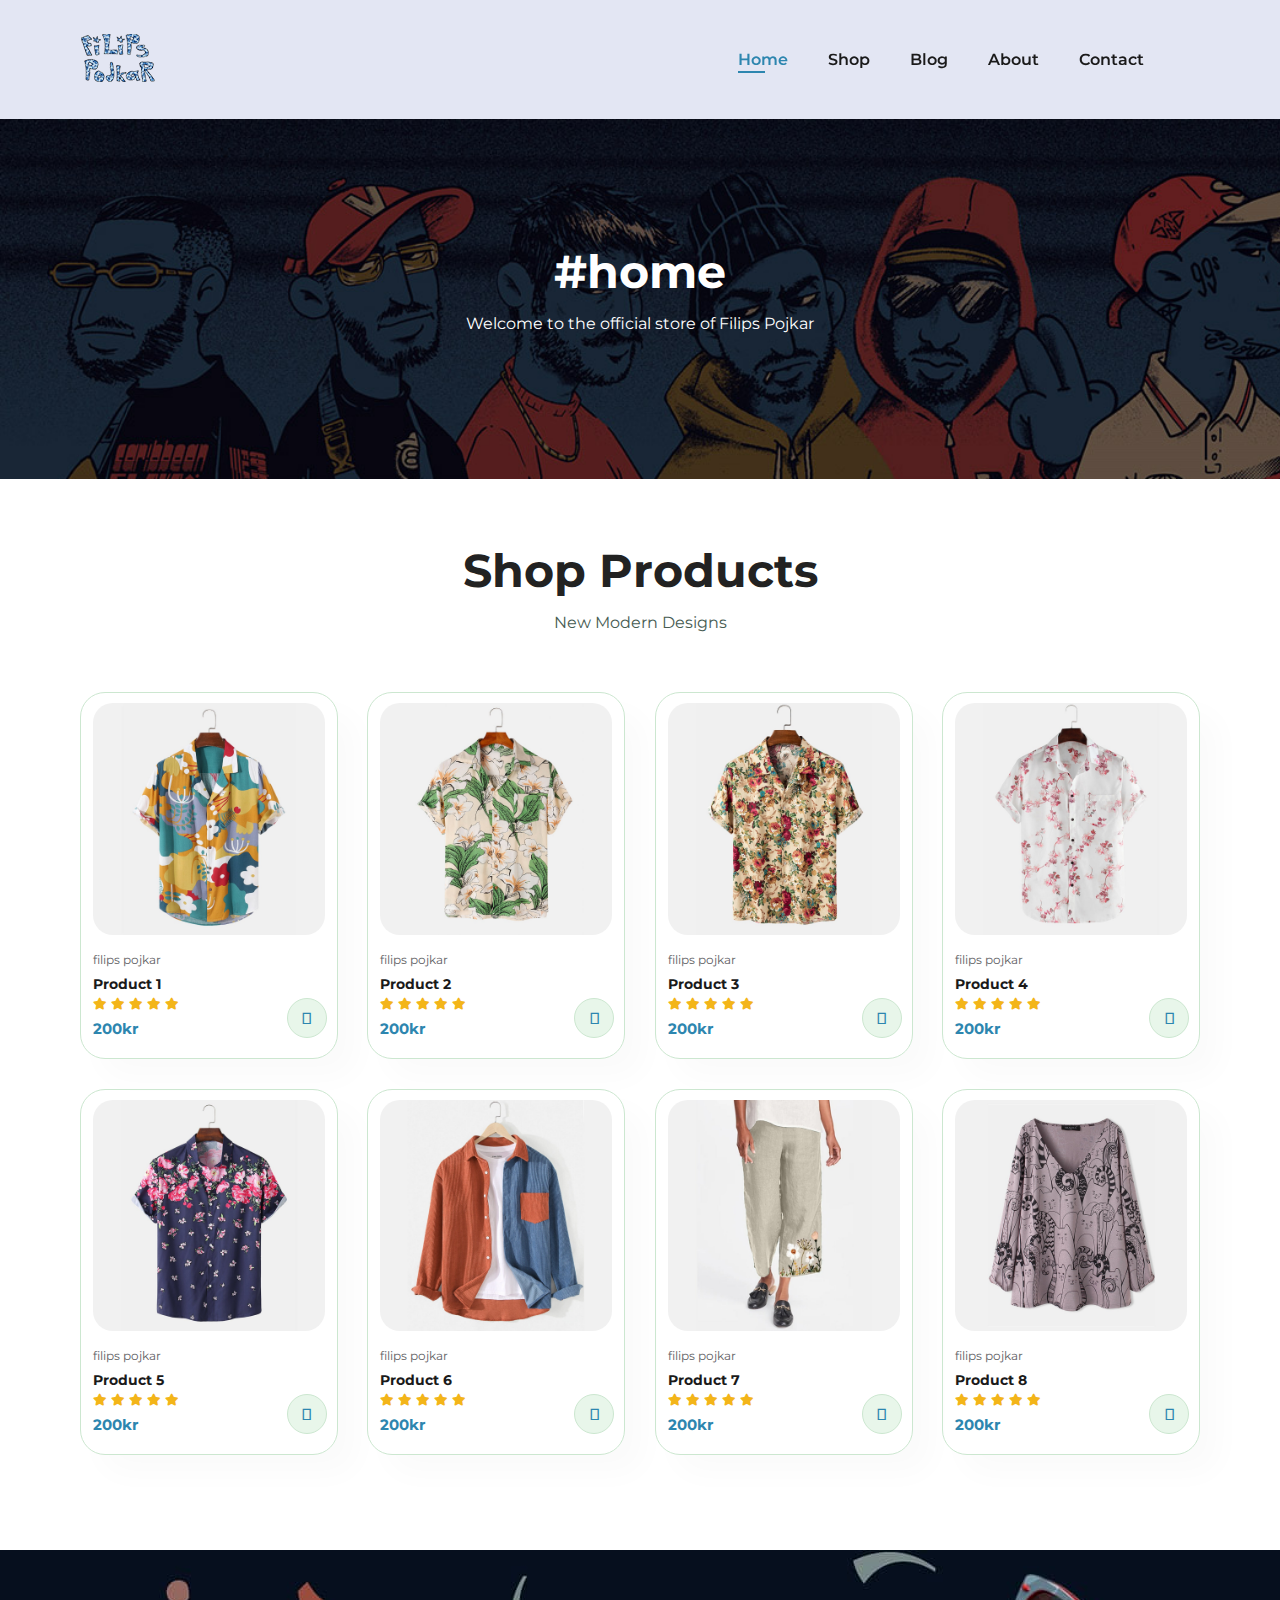
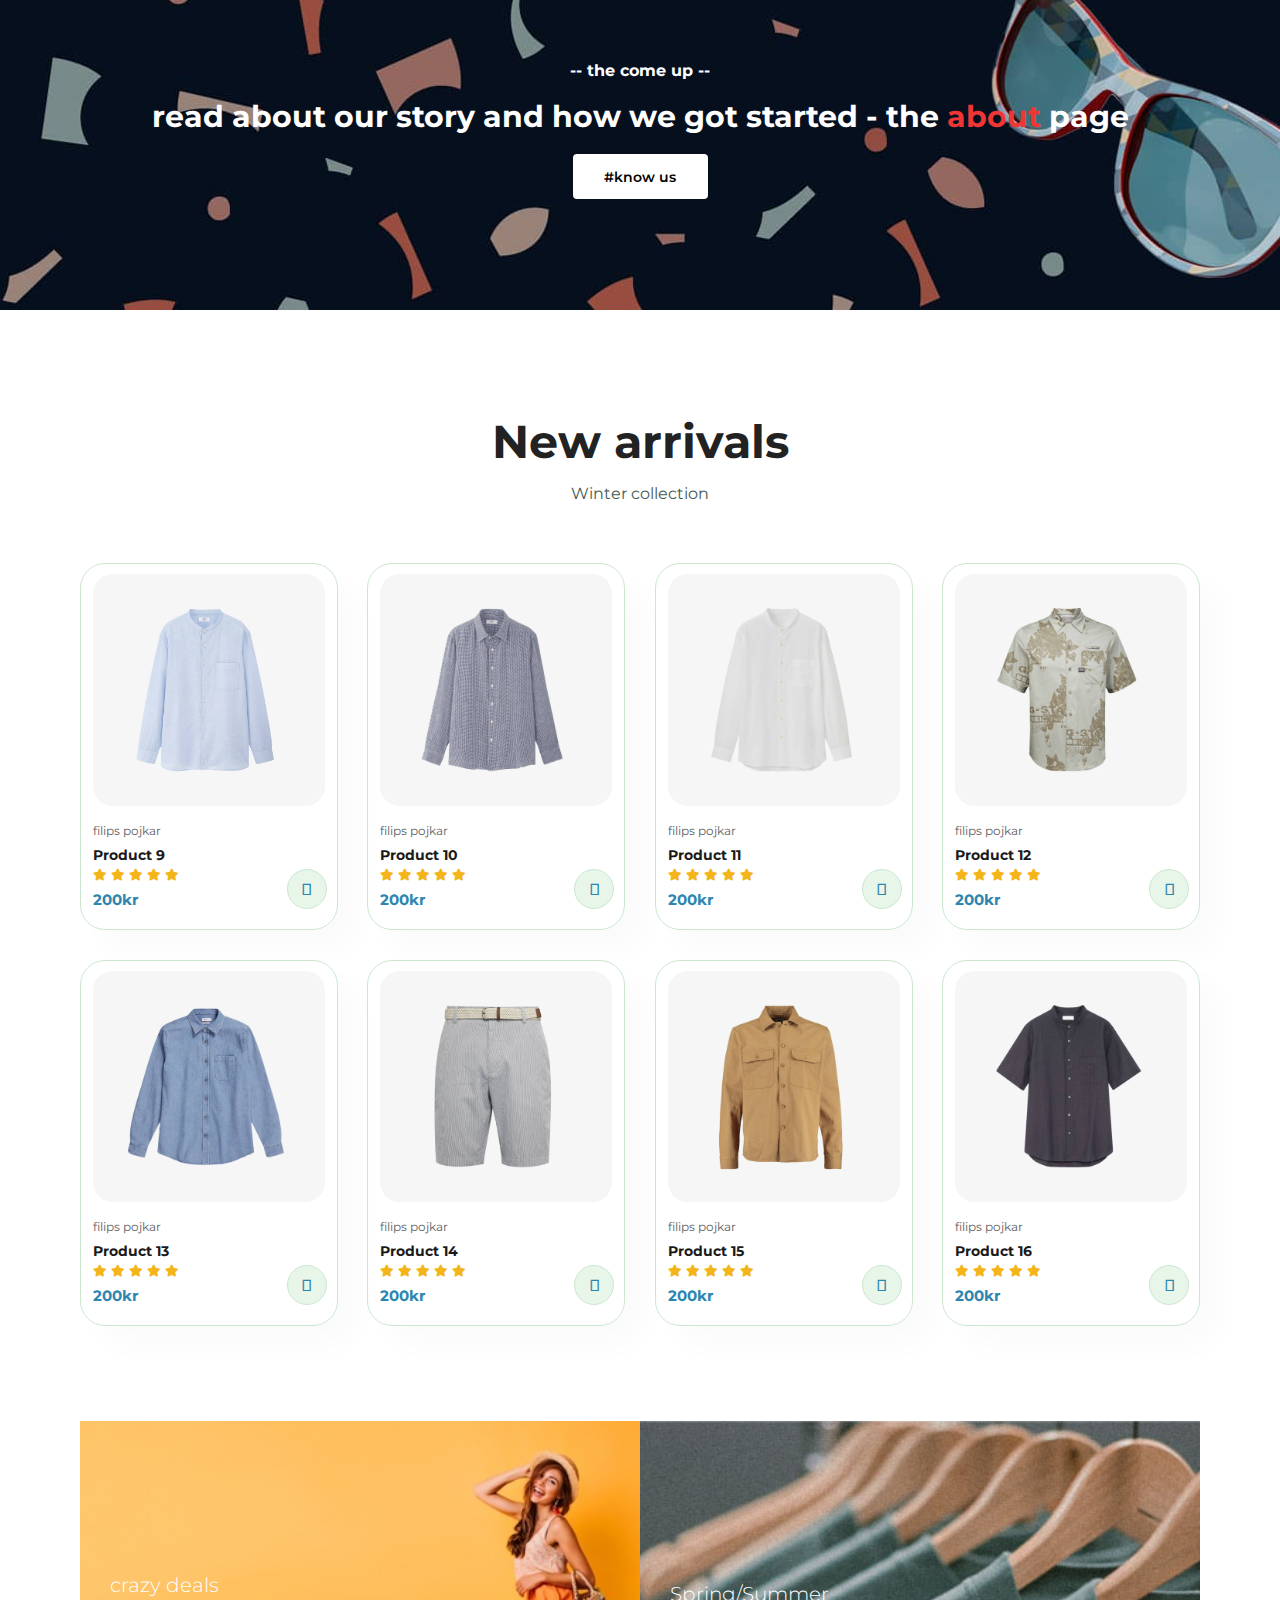
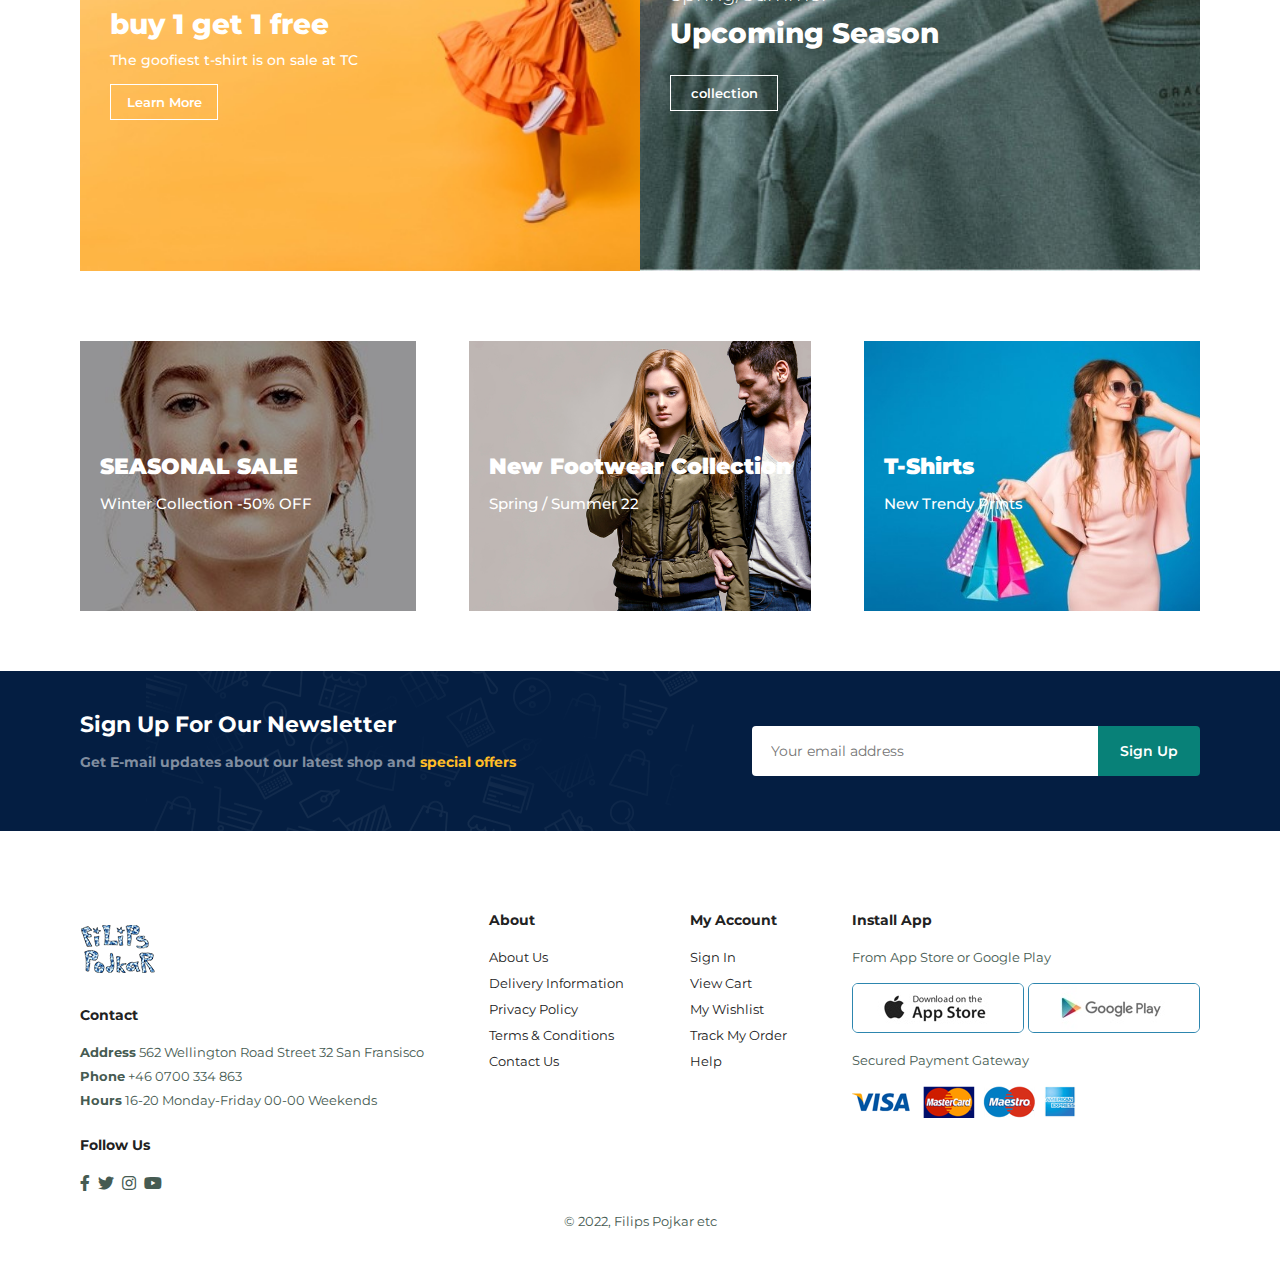
<file: index.html>
<!DOCTYPE html>
<html lang="en">

<head>
    <meta charset="UTF-8">
    <meta http-equiv="X-UA-Compatible" content="IF=edge">
    <meta name="viewport" content="width=device-width, initial scale=1.0">
    <title> filips pojkar</title>
    <link href="https://pro.fontawesome.com/releases/v5.10.0/css/all.css" rel="stylesheet">


    <link rel="stylesheet" href="style.css">
</head>

<!-- experiment cart -->



<body>
    
        <header>

        <div class="cart-ex">
            <h2 class="cart-title">Your Cart</h2>

            <!-- content -->
            <div class="cart-content">

            </div>
            <!-- total -->
            <div class="total">
                <div class="total-title">Total</div>
                <div class="total-price">0kr</div>
            </div>

            <!-- Buy Button -->
            <button type="button" class="btn-buy">Buy Now</button>
            
            <!-- Cart Close -->
            <i id="close-cart" class="far fa-times close-cart"></i>
    
        </div>
    
    
        </header>


        <section id="header">
            <a href="#"><img src="img/Logo2.png" class="logo" alt=""></a>

            <div>
                <ul id="navbar">
                    <li> <a class="active" href="index.html">Home</a></li>
                    <li> <a href="shop.html">Shop</a></li>
                    <li> <a href="blog.html">Blog</a></li>
                    <li> <a href="about.html">About</a></li>
                    <li> <a href="contact.html">Contact</a></li>
                  
                    <i class="far fa-times" id="close"></i>

                    <i class="far fa-shopping-bag cart-icon mobile-cart"></i>
                </ul>
            </div>

            

            <div id="mobile">
                <i class="far fa-shopping-bag cart-icon"></i>
                <i id="bar" class="fas fa-outdent"></i>               
            </div>
        </section>

        <section id="page-header">
            <h2>#home</h2>
            <p>Welcome to the official store of Filips Pojkar</p>
        </section>


        <section id="hero">
            <h4>Trade-in-offer</h4>
            <h2>Super value deals</h2>
            <h1>On all products</h1>
            <p>Save more with coupons & up to 70% off!</p>
            <button class="normal"> <a href="shop.html" >Shop Now</a></button>        
            <style>
                a { text-decoration: none;}
                a {color: #fff;}
                #hero {display:none}
            </style>


           
        </section>
        
        <section id="feature" class="section-p1">
             <div class="fe-box">
                <img src="img/features/fast delivery.png" alt="">
                <h6>Fast Shipping</h6>
             </div>
             <div class="fe-box">
                <img src="img/features/price.png" alt="">
                <h6>Good Price</h6>
             </div>
             <div class="fe-box">
                <img src="img/features/happy customers.png" alt="">
                <h6>Happy Customers</h6>
             </div>
             <div class="fe-box">
                <img src="img/features/quality products.png" alt="">
                <h6>Quality Products</h6>
             </div>
             <div class="fe-box">
                <img src="img/features/secure.png" alt="">
                <h6>Secure</h6>
             </div>
             <div class="fe-box">
                <img src="img/features/51-7Na74sYL.SS700-removebg-preview.png" alt="">
                <h6>Look Drippy</h6>
             </div>

             <style>
                #feature{ display:none}
             </style>
            

        </section>

        <section id="product1" class="section-p1">
            <h2>Shop Products</h2>
            <p>New Modern Designs</p>
            <div class="pro-container">
                <div class="pro shop-products">
                    <img src="img/products/f1.jpg" alt="" class="product-img">
                    <div class="des">
                        <span>filips pojkar</span>
                        <h5 class="product-title">Product 1</h5>
                        <div class="star">
                            <i class="fas fa-star"></i>
                            <i class="fas fa-star"></i>
                            <i class="fas fa-star"></i>
                            <i class="fas fa-star"></i>
                            <i class="fas fa-star"></i>
                        </div>
                        <h4 class="price">200kr</h4>
                    </div>
                    <i class="fal fa-shopping-cart cart add-cart shop-cart"></i>
                </div>
                <div class="pro shop-products">
                    <img src="img/products/f2.jpg" alt="" class="product-img">
                    <div class="des">
                        <span>filips pojkar</span>
                        <h5 class="product-title">Product 2</h5>
                        <div class="star">
                            <i class="fas fa-star"></i>
                            <i class="fas fa-star"></i>
                            <i class="fas fa-star"></i>
                            <i class="fas fa-star"></i>
                            <i class="fas fa-star"></i>
                        </div>
                        <h4 class="price">200kr</h4>
                    </div>
                    <i class="fal fa-shopping-cart cart add-cart shop-cart"></i>
                </div>
                <div class="pro shop-products">
                    <img src="img/products/f3.jpg" alt="" class="product-img">
                    <div class="des">
                        <span>filips pojkar</span>
                        <h5 class="product-title">Product 3</h5>
                        <div class="star">
                            <i class="fas fa-star"></i>
                            <i class="fas fa-star"></i>
                            <i class="fas fa-star"></i>
                            <i class="fas fa-star"></i>
                            <i class="fas fa-star"></i>
                        </div>
                        <h4 class="price">200kr</h4>
                    </div>
                    <i class="fal fa-shopping-cart cart add-cart shop-cart"></i>
                </div>
                <div class="pro shop-products">
                    <img src="img/products/f4.jpg" alt="" class="product-img">
                    <div class="des">
                        <span>filips pojkar</span>
                        <h5 class="product-title">Product 4</h5>
                        <div class="star">
                            <i class="fas fa-star"></i>
                            <i class="fas fa-star"></i>
                            <i class="fas fa-star"></i>
                            <i class="fas fa-star"></i>
                            <i class="fas fa-star"></i>
                        </div>
                        <h4 class="price">200kr</h4>
                    </div>
                    <i class="fal fa-shopping-cart cart add-cart shop-cart"></i>
                </div>
                <div class="pro">
                    <img src="img/products/f5.jpg" alt="" class="product-img">
                    <div class="des">
                        <span>filips pojkar</span>
                        <h5 class="product-title">Product 5</h5>
                        <div class="star">
                            <i class="fas fa-star"></i>
                            <i class="fas fa-star"></i>
                            <i class="fas fa-star"></i>
                            <i class="fas fa-star"></i>
                            <i class="fas fa-star"></i>
                        </div>
                        <h4 class="price">200kr</h4>
                    </div>
                    <i class="fal fa-shopping-cart cart add-cart shop-cart"></i>
                </div>
                <div class="pro">
                    <img src="img/products/f6.jpg" alt="" class="product-img">
                    <div class="des">
                        <span>filips pojkar</span>
                        <h5 class="product-title">Product 6</h5>
                        <div class="star">
                            <i class="fas fa-star"></i>
                            <i class="fas fa-star"></i>
                            <i class="fas fa-star"></i>
                            <i class="fas fa-star"></i>
                            <i class="fas fa-star"></i>
                        </div>
                        <h4 class="price">200kr</h4>
                    </div>
                    <i class="fal fa-shopping-cart cart add-cart shop-cart"></i>
                </div>
                <div class="pro">
                    <img src="img/products/f7.jpg" alt="" class="product-img">
                    <div class="des">
                        <span>filips pojkar</span>
                        <h5 class="product-title">Product 7</h5>
                        <div class="star">
                            <i class="fas fa-star"></i>
                            <i class="fas fa-star"></i>
                            <i class="fas fa-star"></i>
                            <i class="fas fa-star"></i>
                            <i class="fas fa-star"></i>
                        </div>
                        <h4 class="price">200kr</h4>
                    </div>
                    <i class="fal fa-shopping-cart cart add-cart shop-cart"></i>
                </div>
                <div class="pro">
                    <img src="img/products/f8.jpg" alt="" class="product-img">
                    <div class="des">
                        <span>filips pojkar</span>
                        <h5 class="product-title">Product 8</h5>
                        <div class="star">
                            <i class="fas fa-star"></i>
                            <i class="fas fa-star"></i>
                            <i class="fas fa-star"></i>
                            <i class="fas fa-star"></i>
                            <i class="fas fa-star"></i>
                        </div>
                        <h4 class="price">200kr</h4>
                    </div>
                    <i class="fal fa-shopping-cart cart add-cart shop-cart"></i>
                </div>
            </div>

        </section>

        <section id="banner" class="section-m1">
            <h4>-- the come up --</h4>
            <h2>read about our story and how we got started - the  <span>about</span> page</h2>
            <a href="about.html"><button class="normal">#know us</button></a>
        </section>

        <section id="product1" class="section-p1">
            <h2>New arrivals</h2>
            <p>Winter collection</p>
            <div class="pro-container">
                <div class="pro">
                    <img src="img/products/n1.jpg" alt="" class="product-img">
                    <div class="des">
                        <span>filips pojkar</span>
                        <h5 class="product-title">Product 9</h5>
                        <div class="star">
                            <i class="fas fa-star"></i>
                            <i class="fas fa-star"></i>
                            <i class="fas fa-star"></i>
                            <i class="fas fa-star"></i>
                            <i class="fas fa-star"></i>
                        </div>
                        <h4 class="price">200kr</h4>
                    </div>
                    <i class="fal fa-shopping-cart cart add-cart shop-cart"></i>
                </div>
                <div class="pro">
                    <img src="img/products/n2.jpg" alt="" class="product-img">
                    <div class="des">
                        <span>filips pojkar</span>
                        <h5 class="product-title">Product 10</h5>
                        <div class="star">
                            <i class="fas fa-star"></i>
                            <i class="fas fa-star"></i>
                            <i class="fas fa-star"></i>
                            <i class="fas fa-star"></i>
                            <i class="fas fa-star"></i>
                        </div>
                        <h4 class="price">200kr</h4>
                    </div>
                    <i class="fal fa-shopping-cart cart add-cart shop-cart"></i>
                </div>
                <div class="pro">
                    <img src="img/products/n3.jpg" alt="" class="product-img">
                    <div class="des">
                        <span>filips pojkar</span>
                        <h5 class="product-title">Product 11</h5>
                        <div class="star">
                            <i class="fas fa-star"></i>
                            <i class="fas fa-star"></i>
                            <i class="fas fa-star"></i>
                            <i class="fas fa-star"></i>
                            <i class="fas fa-star"></i>
                        </div>
                        <h4 class="price">200kr</h4>
                    </div>
                    <i class="fal fa-shopping-cart cart add-cart shop-cart"></i>
                </div>
                <div class="pro">
                    <img src="img/products/n4.jpg" alt="" class="product-img">
                    <div class="des">
                        <span>filips pojkar</span>
                        <h5 class="product-title">Product 12</h5>
                        <div class="star">
                            <i class="fas fa-star"></i>
                            <i class="fas fa-star"></i>
                            <i class="fas fa-star"></i>
                            <i class="fas fa-star"></i>
                            <i class="fas fa-star"></i>
                        </div>
                        <h4 class="price">200kr</h4>
                    </div>
                    <i class="fal fa-shopping-cart cart add-cart shop-cart"></i>
                </div>
                <div class="pro">
                    <img src="img/products/n5.jpg" alt="" class="product-img">
                    <div class="des">
                        <span>filips pojkar</span>
                        <h5 class="product-title">Product 13</h5>
                        <div class="star">
                            <i class="fas fa-star"></i>
                            <i class="fas fa-star"></i>
                            <i class="fas fa-star"></i>
                            <i class="fas fa-star"></i>
                            <i class="fas fa-star"></i>
                        </div>
                        <h4 class="price">200kr</h4>
                    </div>
                    <i class="fal fa-shopping-cart cart add-cart shop-cart"></i>
                </div>
                <div class="pro">
                    <img src="img/products/n6.jpg" alt="" class="product-img">
                    <div class="des">
                        <span>filips pojkar</span>
                        <h5 class="product-title">Product 14</h5>
                        <div class="star">
                            <i class="fas fa-star"></i>
                            <i class="fas fa-star"></i>
                            <i class="fas fa-star"></i>
                            <i class="fas fa-star"></i>
                            <i class="fas fa-star"></i>
                        </div>
                        <h4 class="price">200kr</h4>
                    </div>
                    <i class="fal fa-shopping-cart cart add-cart shop-cart"></i>
                </div>
                <div class="pro">
                    <img src="img/products/n7.jpg" alt="" class="product-img">
                    <div class="des">
                        <span>filips pojkar</span>
                        <h5 class="product-title">Product 15</h5>
                        <div class="star">
                            <i class="fas fa-star"></i>
                            <i class="fas fa-star"></i>
                            <i class="fas fa-star"></i>
                            <i class="fas fa-star"></i>
                            <i class="fas fa-star"></i>
                        </div>
                        <h4 class="price">200kr</h4>
                    </div>
                    <i class="fal fa-shopping-cart cart add-cart shop-cart"></i>
                </div>
                <div class="pro">
                    <img src="img/products/n8.jpg" alt="" class="product-img">
                    <div class="des">
                        <span>filips pojkar</span>
                        <h5 class="product-title">Product 16</h5>
                        <div class="star">
                            <i class="fas fa-star"></i>
                            <i class="fas fa-star"></i>
                            <i class="fas fa-star"></i>
                            <i class="fas fa-star"></i>
                            <i class="fas fa-star"></i>
                        </div>
                        <h4 class="price">200kr</h4>
                    </div>
                    <i class="fal fa-shopping-cart cart add-cart shop-cart"></i>
                </div>
            </div>

        </section>

        <section id="sm-banner" class="section-p1">
            <div class="banner-box">
                <h4>crazy deals</h4>
                <h2>buy 1 get 1 free</h2>
                <span>The goofiest t-shirt is on sale at TC</span>
                <a href="shop.html"><button class="white">Learn More</button></a>
            </div>

            <div class="banner-box banner-box2">
                <h4>Spring/Summer</h4>
                <h2>Upcoming Season</h2>
                <span></span>
                <a href="shop.html"><button class="white">collection</button></a>
            </div>
        </section>

        <section id="banner3">
            <div class="banner-box">
                <h2>SEASONAL SALE</h2>
                <h3>Winter Collection -50% OFF</h3>
            </div>
            <div class="banner-box banner-box2">
                <h2>New Footwear Collection</h2>
                <h3>Spring / Summer 22</h3>   
            </div>
            <div class="banner-box banner-box3">
                <h2>T-Shirts</h2>
                <h3>New Trendy Prints</h3>
            </div>
        </section>

        <section id="newsletter" class="section-p1 section-m1">
            <div class="newstext">
                <h4>Sign Up For Our Newsletter</h4>
                <p>Get E-mail updates about our latest shop and <span>special offers</span></p>
            </div>

            <form name="submit-to-google-sheet" class="form">
                <input type="email" name="Email" placeholder="Your email address" required>
                <button type="submit" class="normal">Sign Up</button>
                
            </form>        
        </section>
        

        <footer class="section-p1">
            <div class="col">
                <img class="logo" src="img/Logo2.png" alt="">
                <h4>Contact</h4>
                <p><strong>Address</strong> 562 Wellington Road Street 32 San Fransisco</p>
                <p><strong>Phone</strong> +46 0700 334 863</p>
                <p><strong>Hours</strong> 16-20 Monday-Friday 00-00 Weekends</p>
                <div class="follow">
                    <h4>Follow Us</h4>
                    <div class="icon"> 
                        <i class="fab fa-facebook-f"></i>
                        <i class="fab fa-twitter"></i>
                        <i class="fab fa-instagram"></i>
                        <i class="fab fa-youtube"></i>
                    </div>
                </div>
            </div>

            <div class="col">
                <h4>About</h4>
                <a href="#">About Us</a>
                <a href="#">Delivery Information</a>
                <a href="#">Privacy Policy</a>
                <a href="#">Terms & Conditions</a>
                <a href="#">Contact Us</a>
            </div>

            <div class="col">
                <h4>My Account</h4>
                <a href="#">Sign In</a>
                <a href="#">View Cart</a>
                <a href="#">My Wishlist</a>
                <a href="#">Track My Order</a>
                <a href="#">Help</a>
            </div>
            
            <div class="col install">
                <h4>Install App</h4>
                <p>From App Store or Google Play</p>
                <div class="row">
                    <img src="img/pay/app.jpg" alt="">
                    <img src="img/pay/play.jpg" alt="">
                </div>
                <p>Secured Payment Gateway</p>
                <img src="img/pay/pay.png" alt="">
            </div>    

            <div class="copyright">
               <p>© 2022, Filips Pojkar etc </p> 

            </div>
            


        </footer>

        <section id="alert">
            <script src="https://code.jquery.com/jquery-3.6.1.js"></script>
            <div class="alert hide">
                <span class="fa fa-exclamation-circle"></span>
                <span class="msg">Added to cart!</span>
                <span class="close-btn">
                    <span class="fas fa-times"></span>
                </span>
            </div>

            <script>
                $(".shop-cart").click(function(){
                    $('.alert').removeClass('hide');
                    $('.alert').addClass('show');
                    $('.alert').addClass('showAlert');
                    setTimeout(function(){
                         $('.alert').addClass('hide');
                    $('.alert').removeClass('show');

                    },1000); 
                });
                $('.close-btn').click(function(){
                    $('.alert').addClass('hide');
                    $('.alert').removeClass('show');
                });

                
                
            </script>

            
        </section>
        
        
    <script src="script.js"></script>
</body>

</html>
</file>
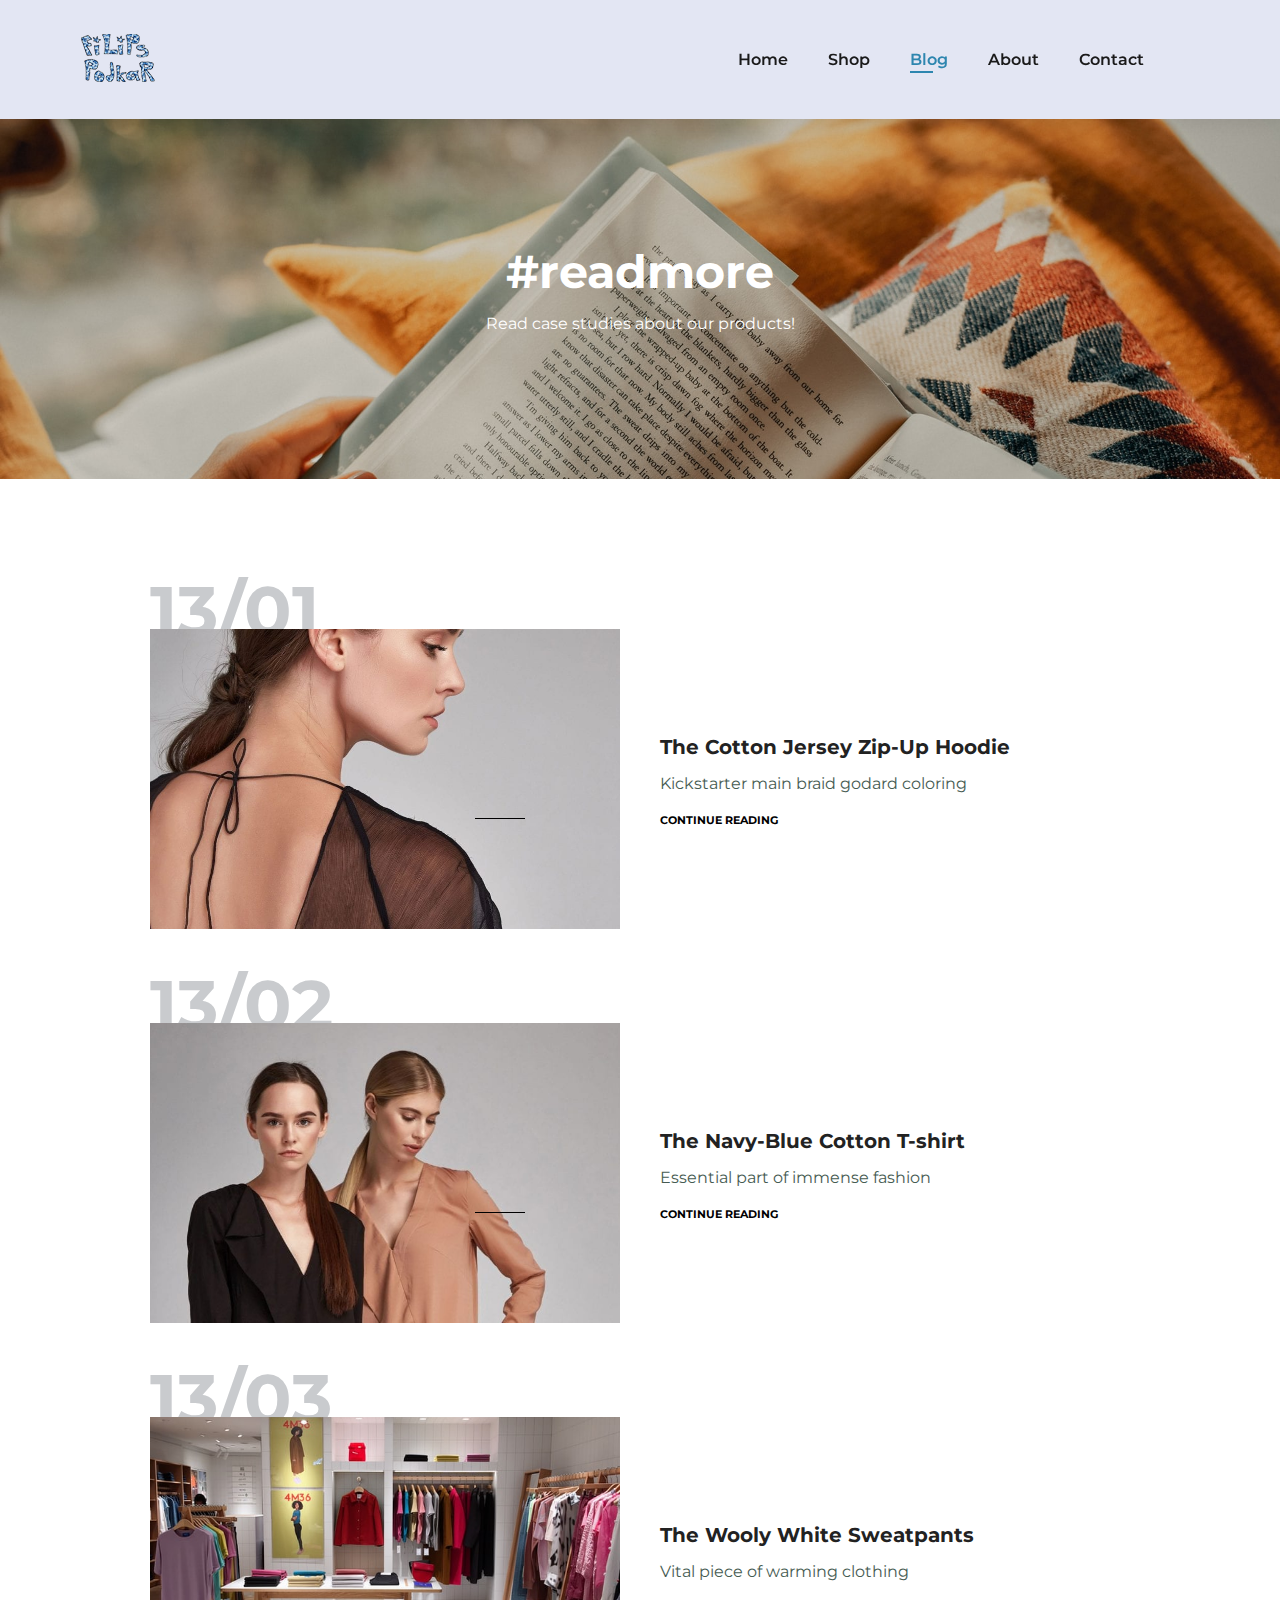
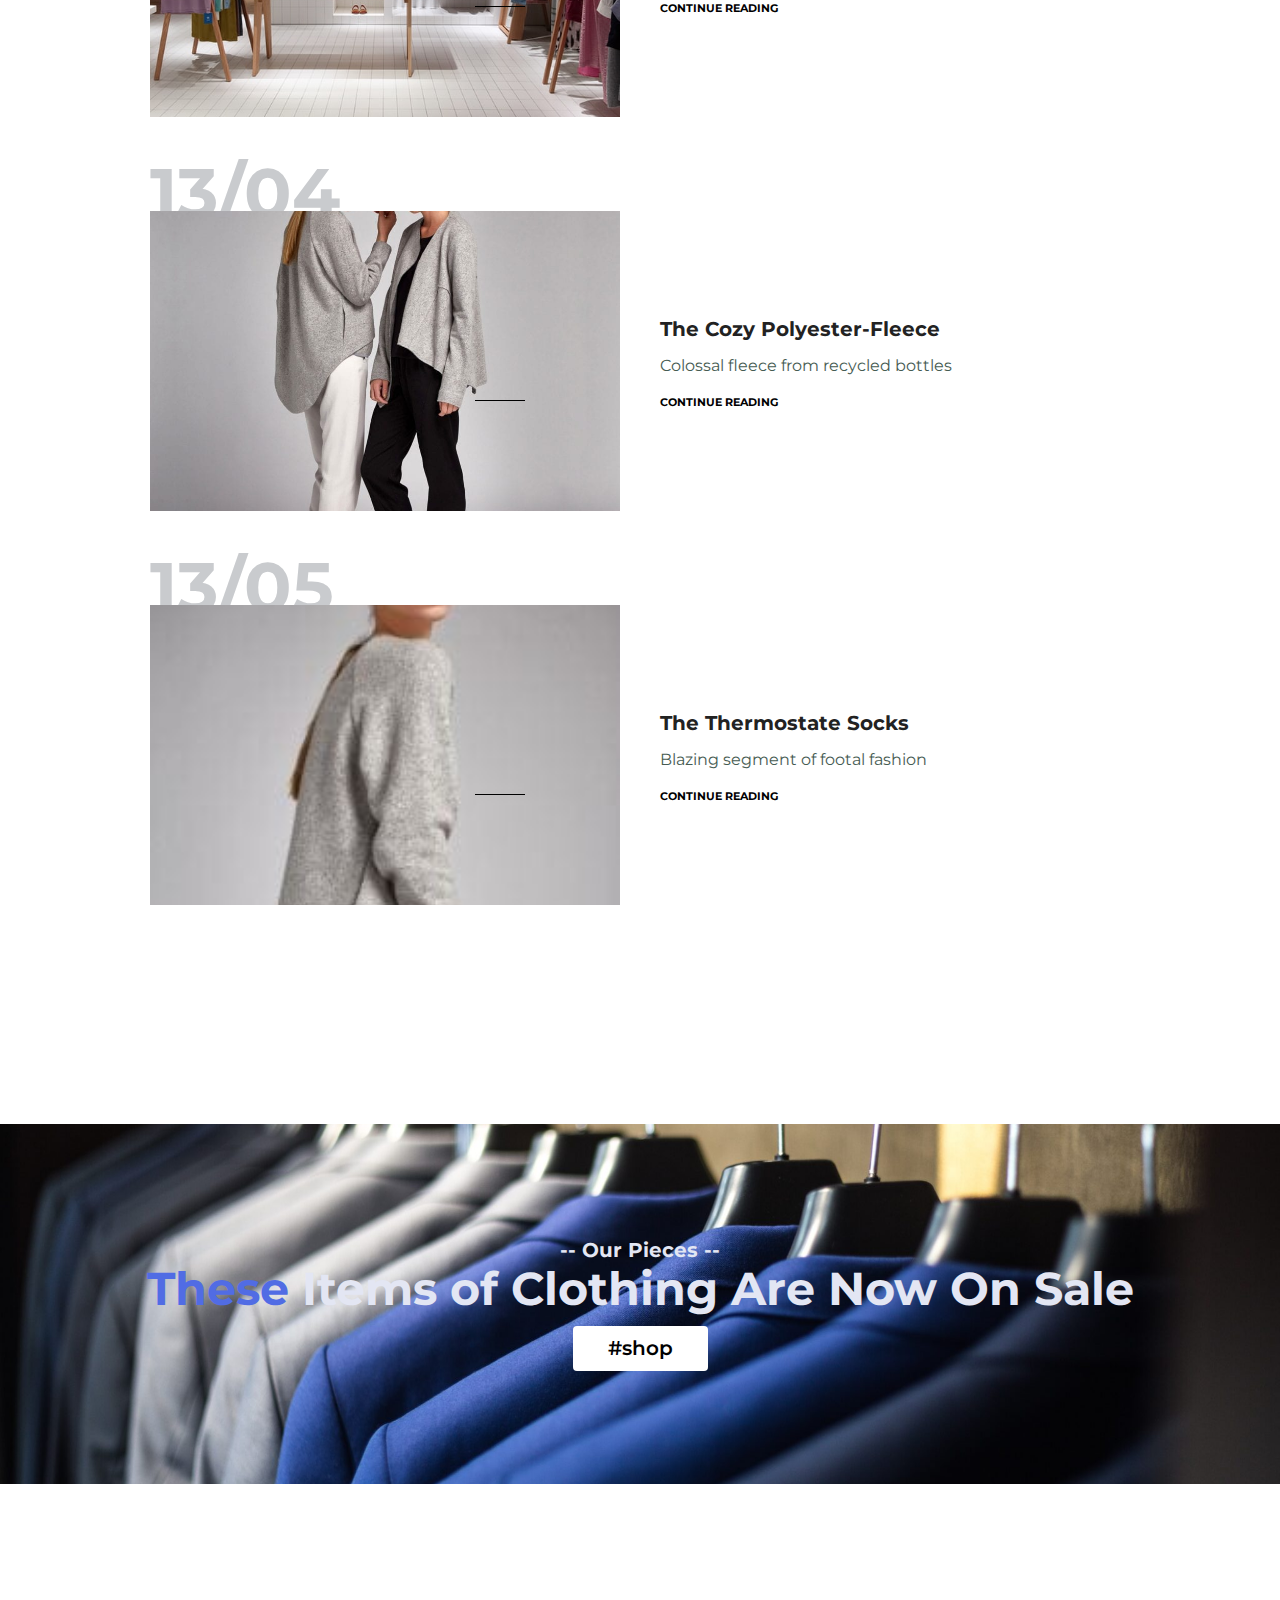
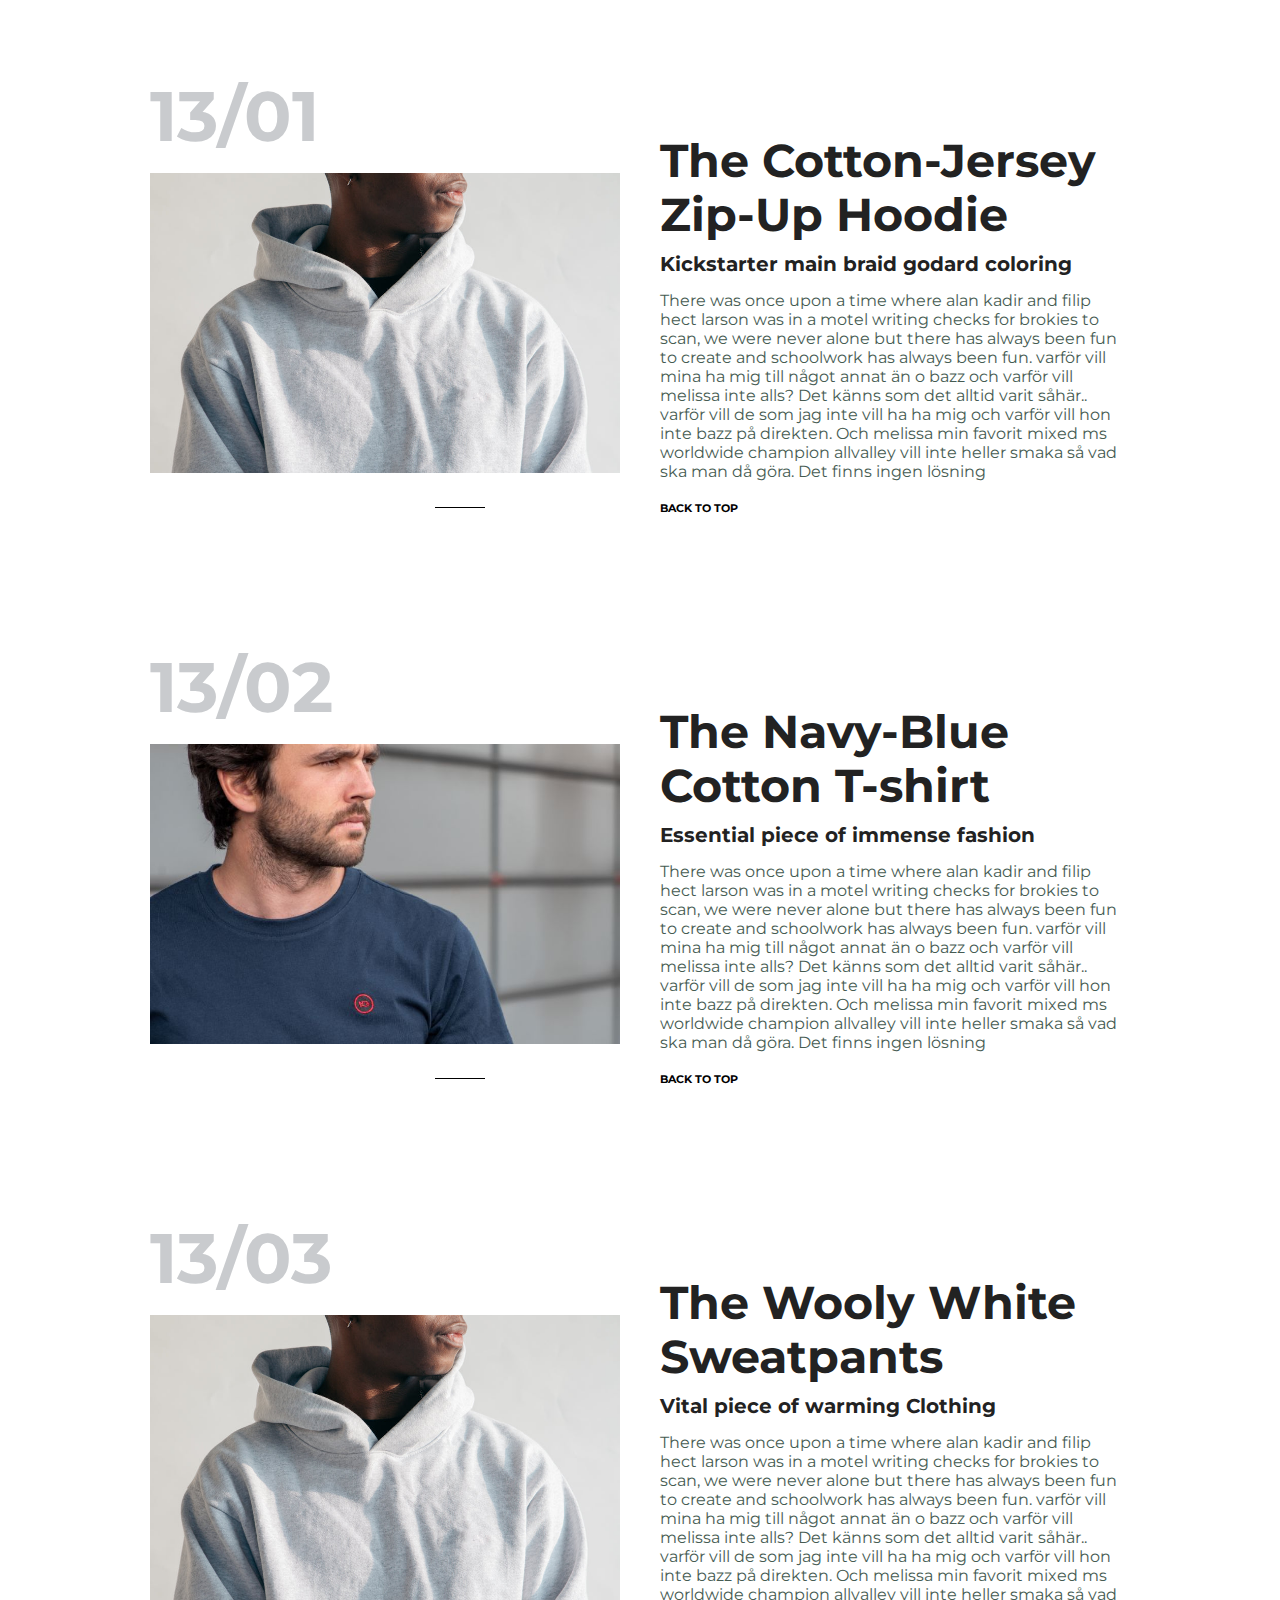
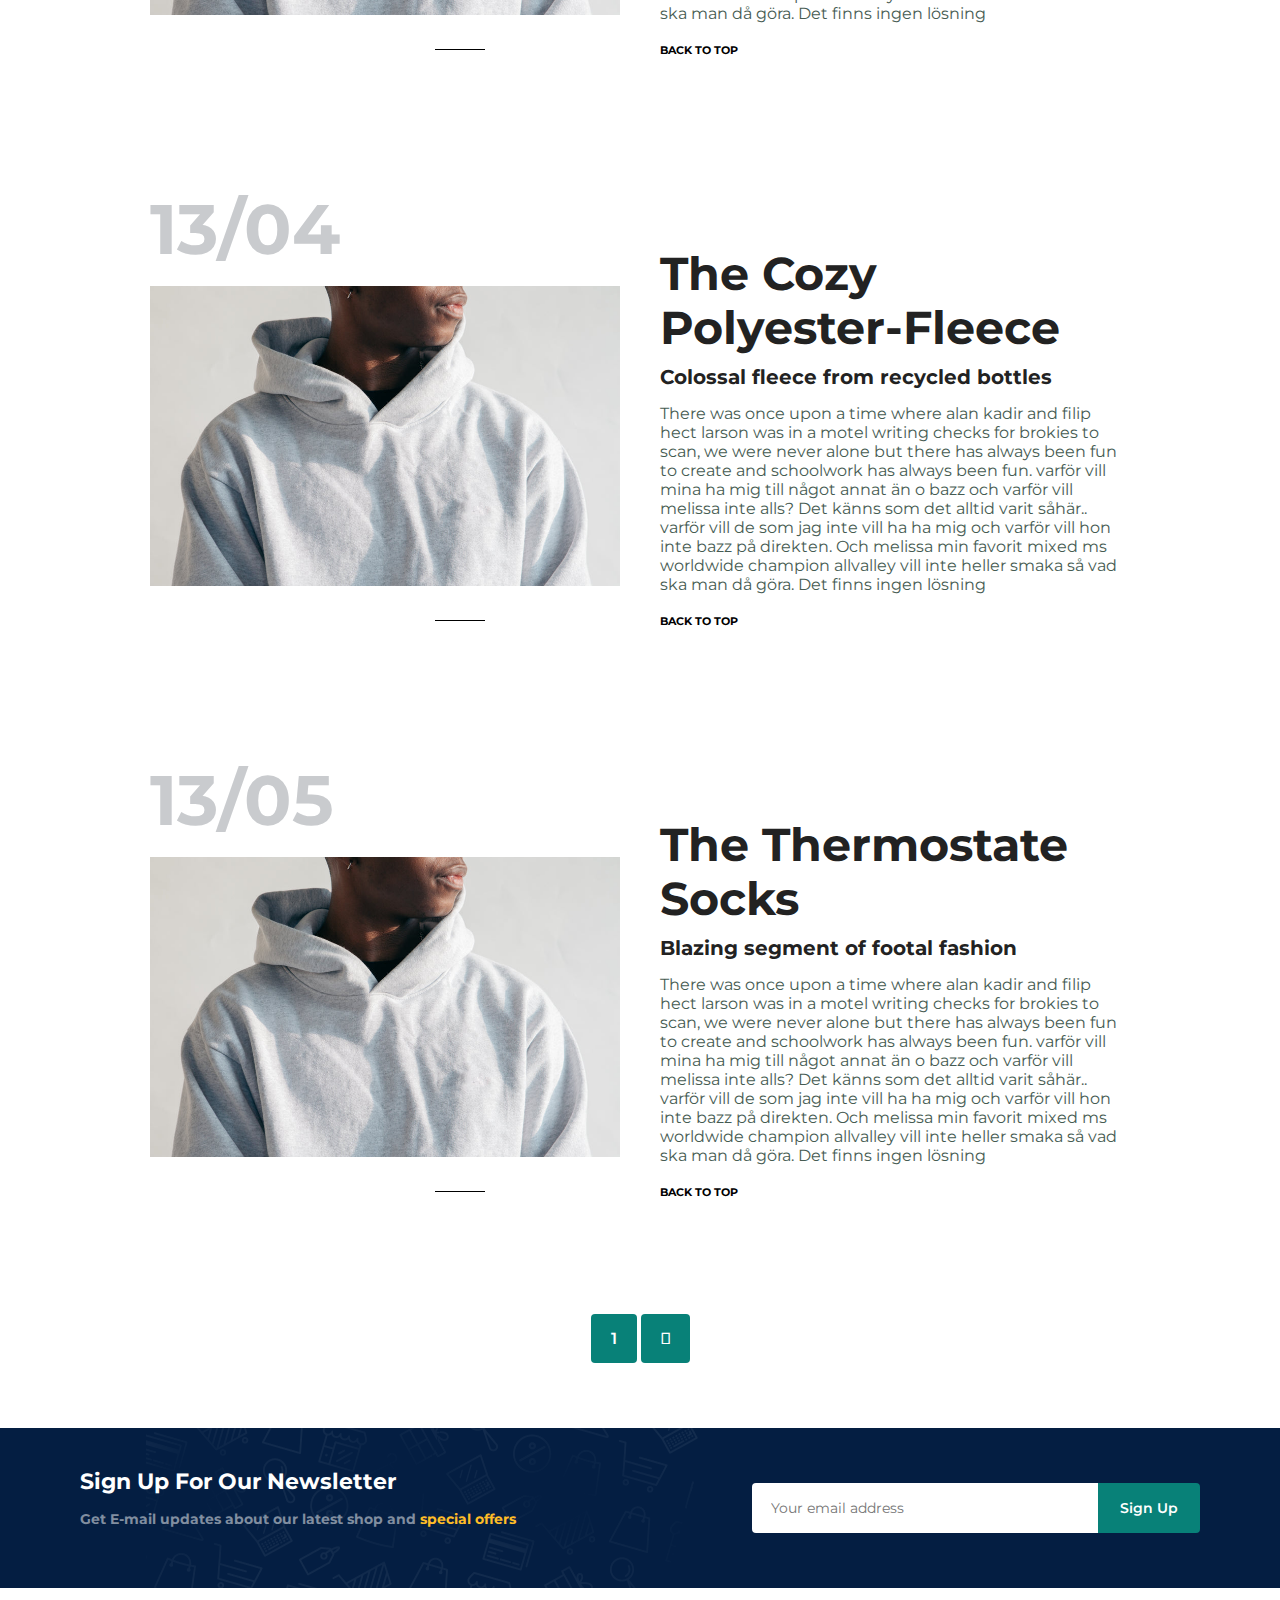
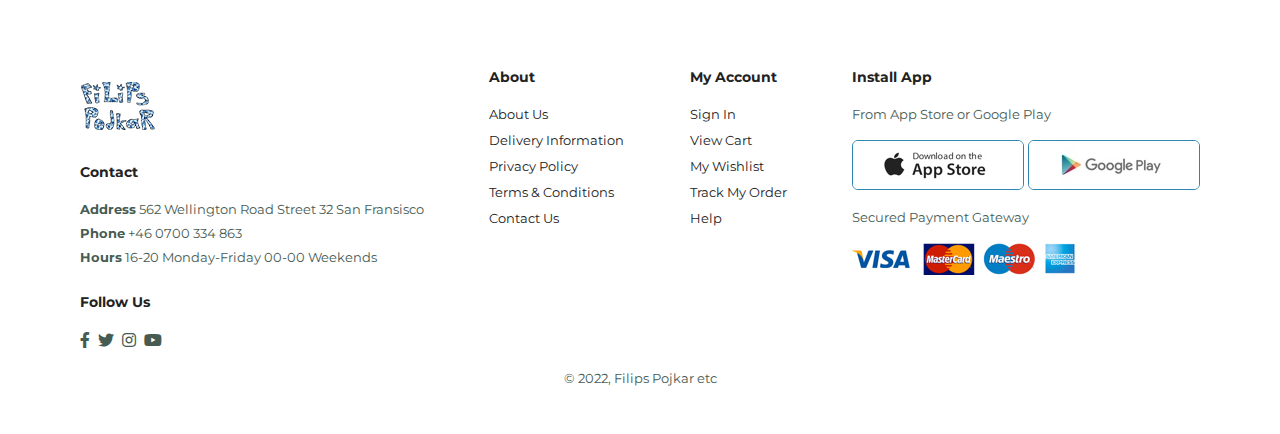
<file: blog.html>
<!DOCTYPE html>
<html lang="en">

<head>
    <meta charset="UTF-8">
    <meta http-equiv="X-UA-Compatible" content="IF=edge">
    <meta name="viewport" content="width=device-width, initial scale=1.0">
    <title> filips pojkar</title>
    <link href="https://pro.fontawesome.com/releases/v5.10.0/css/all.css" rel="stylesheet">


    <link rel="stylesheet" href="style.css">
</head>

<body>

    <header>

        <div class="cart-ex">
            <h2 class="cart-title">Your Cart</h2>

            <!-- content -->
            <div class="cart-content">

            </div>
            <!-- total -->
            <div class="total">
                <div class="total-title">Total</div>
                <div class="total-price">0kr</div>
            </div>

            <!-- Buy Button -->
            <button type="button" class="btn-buy">Buy Now</button>
            
            <!-- Cart Close -->
            <i id="close-cart" class="far fa-times close-cart"></i>
    
        </div>
    
    
        </header>
    
        <section id="header">
            <a href="#"><img src="img/Logo2.png" class="logo" alt=""></a>

            <div>
                <ul id="navbar">
                    <li> <a href="index.html">Home</a></li>
                    <li> <a href="shop.html">Shop</a></li>
                    <li> <a class="active" href="blog.html">Blog</a></li>
                    <li> <a href="about.html">About</a></li>
                    <li> <a href="contact.html">Contact</a></li>
                  
                    <i class="far fa-times" id="close"></i>

                    <i class="far fa-shopping-bag cart-icon mobile-cart" id="cart-icon"></i>
                </ul>
            </div>

            

            <div id="mobile">
                <i class="far fa-shopping-bag cart-icon" id="cart-icon"></i>
                <i id="bar" class="fas fa-outdent"></i>
            </div>
        </section>

        <section id="page-header" class="blog-header">
            <h2>#readmore</h2>
            <p>Read case studies about our products!</p>
      
        </section>

        <section id="blog">
            <div class="blog-box" id="zip-up">
                <div class="blog-img">
                    <img src="img/blog/b1.jpg" alt="">
                </div>
                <div class="blog-details">
                        <h4>The Cotton Jersey Zip-Up Hoodie</h4>
                        <p>Kickstarter main braid godard coloring </p>
                        <h3 data-page="cotton-jersey">CONTINUE READING</h3>
                </div>
                <h1>13/01</h1>
            </div>
            <div class="blog-box" id="t-shirt">
                <div class="blog-img">
                    <img src="img/blog/b2.jpg" alt="">
                </div>
                <div class="blog-details">
                        <h4>The Navy-Blue Cotton T-shirt</h4>
                        <p> Essential part of immense fashion </p>
                        <h3 data-page="cotton-tshirt">CONTINUE READING</h3>
                </div>
                <h1>13/02</h1>
            </div>
            <div class="blog-box" id="sweat-pants">
                <div class="blog-img">
                    <img src="img/blog/b3.jpg" alt="">
                </div>
                <div class="blog-details">
                        <h4>The Wooly White Sweatpants</h4>
                        <p> Vital piece of warming clothing </p>
                        <h3 data-page="wooly-sweatpants">CONTINUE READING</h3>
                </div>
                <h1>13/03</h1>
            </div>
            <div class="blog-box" id="poly-ester">
                <div class="blog-img">
                    <img src="img/blog/b4.jpg" alt="">
                </div>
                <div class="blog-details">
                        <h4>The Cozy Polyester-Fleece  </h4>
                        <p> Colossal fleece from recycled bottles </p>
                        <h3 data-page="polyester-fleece">CONTINUE READING</h3>
                </div>
                <h1>13/04</h1>
            </div>
            <div class="blog-box bomb" id="thermo-state">
                <div class="blog-img">
                    <img src="img/blog/b5.jpg" alt="">
                </div>
                <div class="blog-details">
                        <h4>The Thermostate Socks</h4>
                        <p> Blazing segment of footal fashion </p>
                        <h3 data-page="thermostate-socks">CONTINUE READING</h3>
                </div>
                <h1>13/05</h1>
            </div>
        </section>

        <section id="blog-banner">
            <div id="blog-banner">
                <h4>-- Our Pieces --</h4>
            <h2> <span>These</span> Items of Clothing Are Now On Sale</h2>
            <a href="shop.html"><button class="normal">#shop</button></a>
            </div>
        </section>

        <section id="read-more">
            <div class="blog-box space" id="cotton-jersey">
                <div class="blog-img">
                    <img src="img/blog/b8.jpg" alt="">
                </div>
                <div class="blog-details">
                <h2>The Cotton-Jersey Zip-Up Hoodie</h2>
                <h4>Kickstarter main braid godard coloring </h4>
                <p>There was once upon a time where alan kadir and filip hect larson was in a motel writing checks for brokies to scan, we were never alone but there has always been fun to create and schoolwork has always been fun. varför vill mina ha mig till något annat än o bazz och varför vill melissa inte alls? Det känns som det alltid varit såhär.. varför vill de som jag inte vill ha ha mig och varför vill hon inte bazz på direkten. Och melissa min favorit mixed ms worldwide champion allvalley vill inte heller smaka så vad ska man då göra. Det finns ingen lösning
                </p>
                <h3 data-page="zip-up">BACK TO TOP</h3>
                </div>
                <h1>13/01</h1>
                
            </div>
            <div class="blog-box space" id="cotton-tshirt">
                <div class="blog-img">
                    <img src="img/blog/b9.jpg" alt="">
                </div>
                <div class="blog-details">
                <h2>The Navy-Blue Cotton T-shirt</h2>
                <h4>Essential piece of immense fashion</h4>
                <p>There was once upon a time where alan kadir and filip hect larson was in a motel writing checks for brokies to scan, we were never alone but there has always been fun to create and schoolwork has always been fun. varför vill mina ha mig till något annat än o bazz och varför vill melissa inte alls? Det känns som det alltid varit såhär.. varför vill de som jag inte vill ha ha mig och varför vill hon inte bazz på direkten. Och melissa min favorit mixed ms worldwide champion allvalley vill inte heller smaka så vad ska man då göra. Det finns ingen lösning</p>
                <h3 data-page="t-shirt">BACK TO TOP</h3>
                </div>
                <h1>13/02</h1>
            </div>
            <div class="blog-box space" id="wooly-sweatpants">
                <div class="blog-img">
                    <img src="img/blog/b8.jpg" alt="">
                </div>
                <div class="blog-details">
                <h2>The Wooly White Sweatpants</h2>
                <h4>Vital piece of warming Clothing </h4>
                <p>There was once upon a time where alan kadir and filip hect larson was in a motel writing checks for brokies to scan, we were never alone but there has always been fun to create and schoolwork has always been fun. varför vill mina ha mig till något annat än o bazz och varför vill melissa inte alls? Det känns som det alltid varit såhär.. varför vill de som jag inte vill ha ha mig och varför vill hon inte bazz på direkten. Och melissa min favorit mixed ms worldwide champion allvalley vill inte heller smaka så vad ska man då göra. Det finns ingen lösning</p>
                <h3 data-page="sweat-pants">BACK TO TOP</h3>
                </div>
                <h1>13/03</h1>
            </div>
            <div class="blog-box space" id="polyester-fleece">
                <div class="blog-img">
                    <img src="img/blog/b8.jpg" alt="">
                </div>
                <div class="blog-details">
                <h2>The Cozy Polyester-Fleece</h2>
                <h4>Colossal fleece from recycled bottles </h4>
                <p>There was once upon a time where alan kadir and filip hect larson was in a motel writing checks for brokies to scan, we were never alone but there has always been fun to create and schoolwork has always been fun. varför vill mina ha mig till något annat än o bazz och varför vill melissa inte alls? Det känns som det alltid varit såhär.. varför vill de som jag inte vill ha ha mig och varför vill hon inte bazz på direkten. Och melissa min favorit mixed ms worldwide champion allvalley vill inte heller smaka så vad ska man då göra. Det finns ingen lösning</p>
                <h3 data-page="poly-ester">BACK TO TOP</h3>
                </div>
                <h1>13/04</h1>
            </div>
            <div class="blog-box space" id="thermostate-socks">
                <div class="blog-img">
                    <img src="img/blog/b8.jpg" alt="">
                </div>
                <div class="blog-details">
                <h2>The Thermostate Socks</h2>
                <h4>Blazing segment of footal fashion </h4>
                <p>There was once upon a time where alan kadir and filip hect larson was in a motel writing checks for brokies to scan, we were never alone but there has always been fun to create and schoolwork has always been fun. varför vill mina ha mig till något annat än o bazz och varför vill melissa inte alls? Det känns som det alltid varit såhär.. varför vill de som jag inte vill ha ha mig och varför vill hon inte bazz på direkten. Och melissa min favorit mixed ms worldwide champion allvalley vill inte heller smaka så vad ska man då göra. Det finns ingen lösning</p>
                <h3 data-page="thermo-state">BACK TO TOP</h3>
                </div>
                <h1>13/05</h1>
            </div>
        </section>

        <section id="pagination" class="section-p1">
            <a href="#">1</a>
            <!-- <a href="#">2</a> -->
            <a href="#"><i class="fal fa-long-arrow-alt-right"></i></a>
        
        </section>

        <section id="newsletter" class="section-p1 section-m1">
            <div class="newstext">
                <h4>Sign Up For Our Newsletter</h4>
                <p>Get E-mail updates about our latest shop and <span>special offers</span></p>
            </div>
            <div class="form"><input type="text" placeholder="Your email address">
            <button class="normal">Sign Up</button>
            </div>
        </section>

        <footer class="section-p1">
            <div class="col">
                <img class="logo" src="img/Logo2.png" alt="">
                <h4>Contact</h4>
                <p><strong>Address</strong> 562 Wellington Road Street 32 San Fransisco</p>
                <p><strong>Phone</strong> +46 0700 334 863</p>
                <p><strong>Hours</strong> 16-20 Monday-Friday 00-00 Weekends</p>
                <div class="follow">
                    <h4>Follow Us</h4>
                    <div class="icon"> 
                        <i class="fab fa-facebook-f"></i>
                        <i class="fab fa-twitter"></i>
                        <i class="fab fa-instagram"></i>
                        <i class="fab fa-youtube"></i>
                    </div>
                </div>
            </div>

            <div class="col">
                <h4>About</h4>
                <a href="#">About Us</a>
                <a href="#">Delivery Information</a>
                <a href="#">Privacy Policy</a>
                <a href="#">Terms & Conditions</a>
                <a href="#">Contact Us</a>
            </div>

            <div class="col">
                <h4>My Account</h4>
                <a href="#">Sign In</a>
                <a href="#">View Cart</a>
                <a href="#">My Wishlist</a>
                <a href="#">Track My Order</a>
                <a href="#">Help</a>
            </div>
            
            <div class="col install">
                <h4>Install App</h4>
                <p>From App Store or Google Play</p>
                <div class="row">
                    <img src="img/pay/app.jpg" alt="">
                    <img src="img/pay/play.jpg" alt="">
                </div>
                <p>Secured Payment Gateway</p>
                <img src="img/pay/pay.png" alt="">
            </div>    

            <div class="copyright">
               <p>© 2022, Filips Pojkar etc </p> 

            </div>
            


        </footer>
        
        
    <script src="script.js"></script>
</body>

</html>
</file>
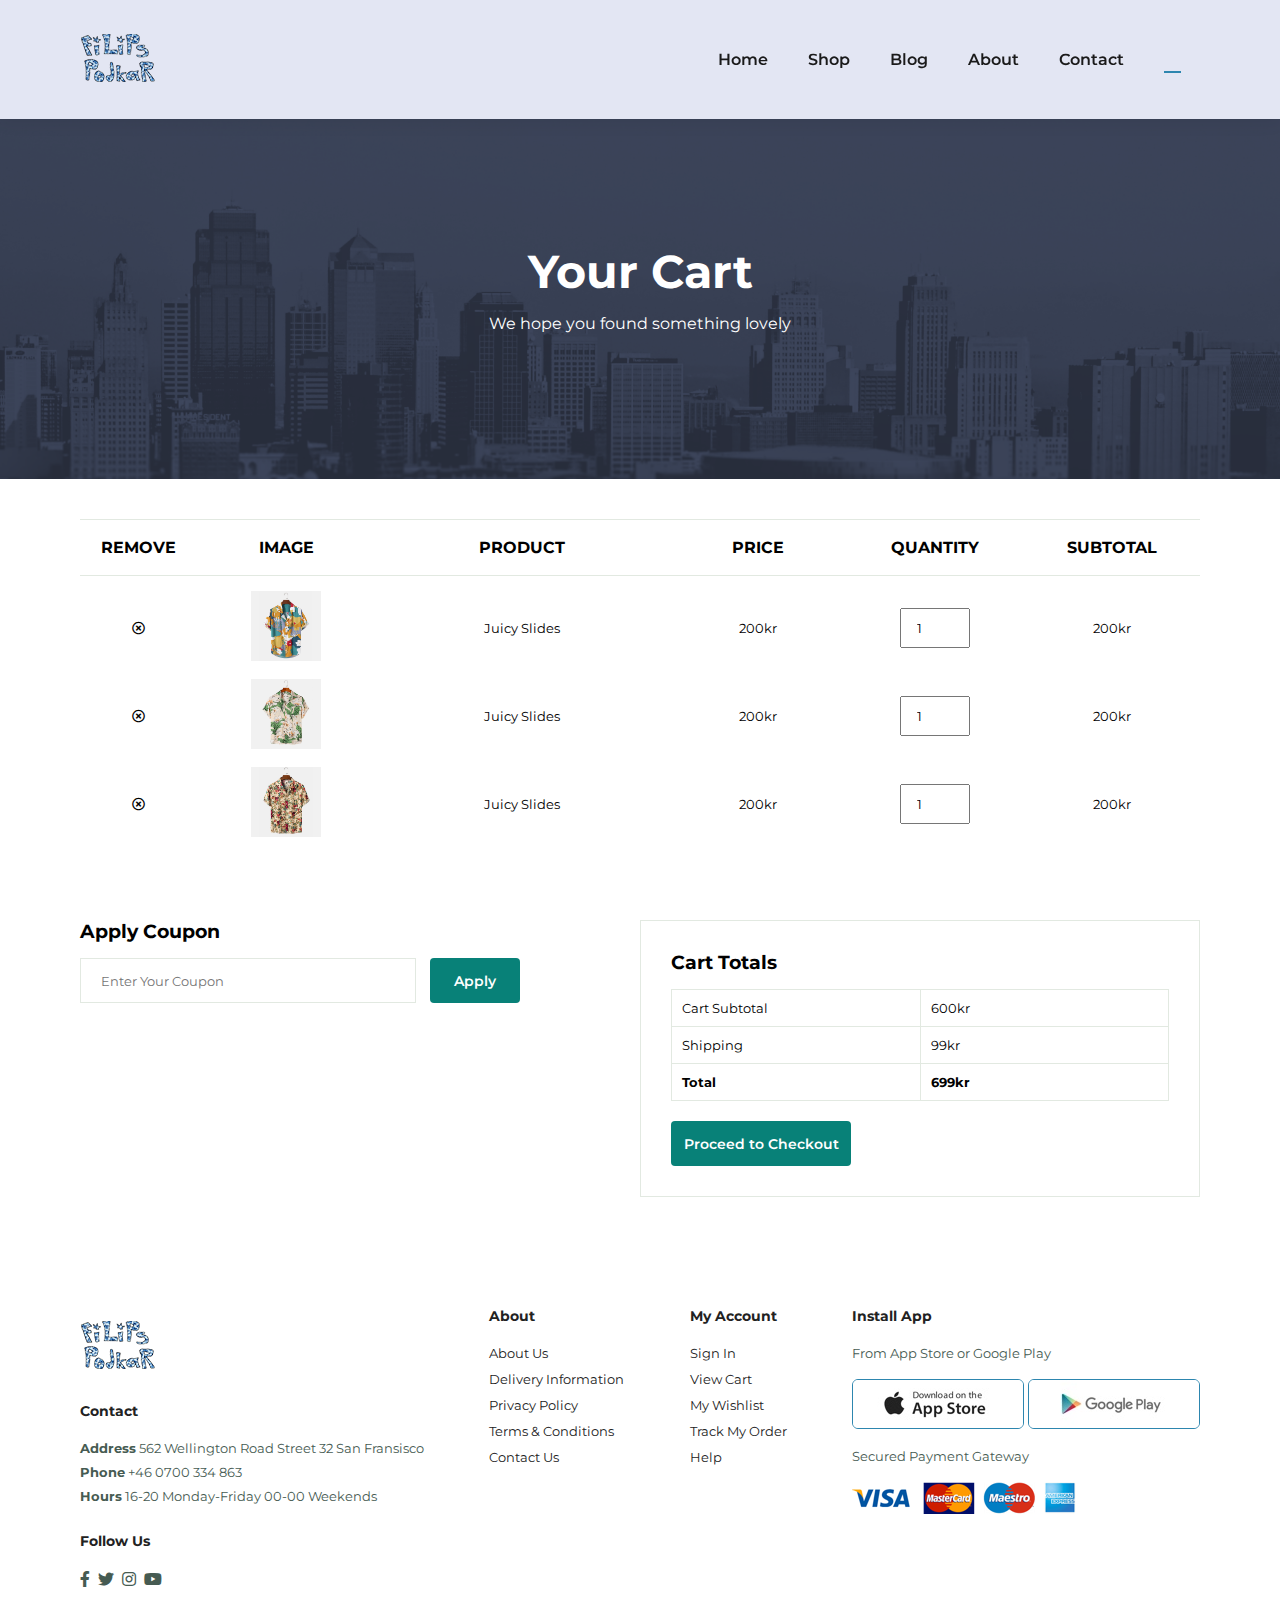
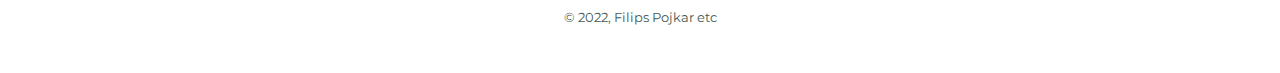
<file: cart.html>
<!DOCTYPE html>
<html lang="en">

<head>
    <meta charset="UTF-8">
    <meta http-equiv="X-UA-Compatible" content="IF=edge">
    <meta name="viewport" content="width=device-width, initial scale=1.0">
    <title> filips pojkar</title>
    <link href="https://pro.fontawesome.com/releases/v5.10.0/css/all.css" rel="stylesheet">


    <link rel="stylesheet" href="style.css">
</head>

<body>
    
        <section id="header">
            <a href="#"><img src="img/Logo2.png" class="logo" alt=""></a>

            <div>
                <ul id="navbar">
                    <li> <a href="index.html">Home</a></li>
                    <li> <a href="shop.html">Shop</a></li>
                    <li> <a href="blog.html">Blog</a></li>
                    <li> <a href="about.html">About</a></li>
                    <li> <a href="contact.html">Contact</a></li>
                    <li id="lg-bag"> <a class="active" href="cart.html"><i class="far fa-shopping-bag"></i></a></li>
                    <a href="#" id="close"><i class="far fa-times"></i></a>
                </ul>
            </div>
            <div id="mobile">
                <a class="active" href="cart.html"><i class="far fa-shopping-bag"></i></a>
                <i id="bar" class="fas fa-outdent"></i>
            </div>
        </section>

        <section id="page-header" class="about-header">
            <h2>Your Cart</h2>
            <p>We hope you found something lovely</p>
      
        </section>

        <section id="cart" class="section-p1">
            <table width="100%">
                <thead>
                    <tr>
                        <td>Remove</td>
                        <td>Image</td>
                        <td>Product</td>
                        <td>Price</td>
                        <td>Quantity</td>
                        <td>Subtotal</td>
                    </tr>
                </thead>
                <tbody>
                    <tr>
                        <td><a href="#"><i class="far fa-times-circle"></i></a></td>
                        <td><img src="img/products/f1.jpg" alt=""></td>
                        <td>Juicy Slides</td>
                        <td>200kr</td>
                        <td><input type="number" value="1"></td>
                        <td>200kr</td>
                    </tr>
                    <tr>
                        <td><a href="#"><i class="far fa-times-circle"></i></a></td>
                        <td><img src="img/products/f2.jpg" alt=""></td>
                        <td>Juicy Slides</td>
                        <td>200kr</td>
                        <td><input type="number" value="1"></td>
                        <td>200kr</td>
                    </tr>
                    <tr>
                        <td><a href="#"><i class="far fa-times-circle"></i></a></td>
                        <td><img src="img/products/f3.jpg" alt=""></td>
                        <td>Juicy Slides</td>
                        <td>200kr</td>
                        <td><input type="number" value="1"></td>
                        <td>200kr</td>
                    </tr>
                </tbody>

              

            </table>

            

        </section>

        <section id="cart-add" class="section-p1">
            <div id="coupon">
                <h3>Apply Coupon</h3>
                <div>
                    <input type="text" placeholder="Enter Your Coupon">
                    <button class="normal">Apply</button>
                </div>
            </div>

            <div id="subtotal">
                <h3>Cart Totals</h3>
                <table>
                    <tr>
                        <td>Cart Subtotal</td>
                        <td>600kr</td>
                    </tr>
                    <tr>
                        <td>Shipping</td>
                        <td>99kr</td>
                    </tr>
                    <tr>
                        <td><strong>Total</strong></td>
                        <td><strong>699kr</strong></td>
                    </tr>
                </table>

                <button class="normal">Proceed to Checkout</button>
            </div>
        </section>

        <footer class="section-p1" >
            <div class="col">
                <img class="logo" src="img/Logo2.png" alt="">
                <h4>Contact</h4>
                <p><strong>Address</strong> 562 Wellington Road Street 32 San Fransisco</p>
                <p><strong>Phone</strong> +46 0700 334 863</p>
                <p><strong>Hours</strong> 16-20 Monday-Friday 00-00 Weekends</p>
                <div class="follow">
                    <h4>Follow Us</h4>
                    <div class="icon"> 
                        <i class="fab fa-facebook-f"></i>
                        <i class="fab fa-twitter"></i>
                        <i class="fab fa-instagram"></i>
                        <i class="fab fa-youtube"></i>
                    </div>
                </div>
            </div>

            <div class="col">
                <h4>About</h4>
                <a href="#">About Us</a>
                <a href="#">Delivery Information</a>
                <a href="#">Privacy Policy</a>
                <a href="#">Terms & Conditions</a>
                <a href="#">Contact Us</a>
            </div>

            <div class="col">
                <h4>My Account</h4>
                <a href="#">Sign In</a>
                <a href="#">View Cart</a>
                <a href="#">My Wishlist</a>
                <a href="#">Track My Order</a>
                <a href="#">Help</a>
            </div>
            
            <div class="col install">
                <h4>Install App</h4>
                <p>From App Store or Google Play</p>
                <div class="row">
                    <img src="img/pay/app.jpg" alt="">
                    <img src="img/pay/play.jpg" alt="">
                </div>
                <p>Secured Payment Gateway</p>
                <img src="img/pay/pay.png" alt="">
            </div>    

            <div class="copyright">
               <p>© 2022, Filips Pojkar etc </p> 

            </div>
            


        </footer>
        
        
    <script src="script.js"></script>
</body>

</html>
</file>
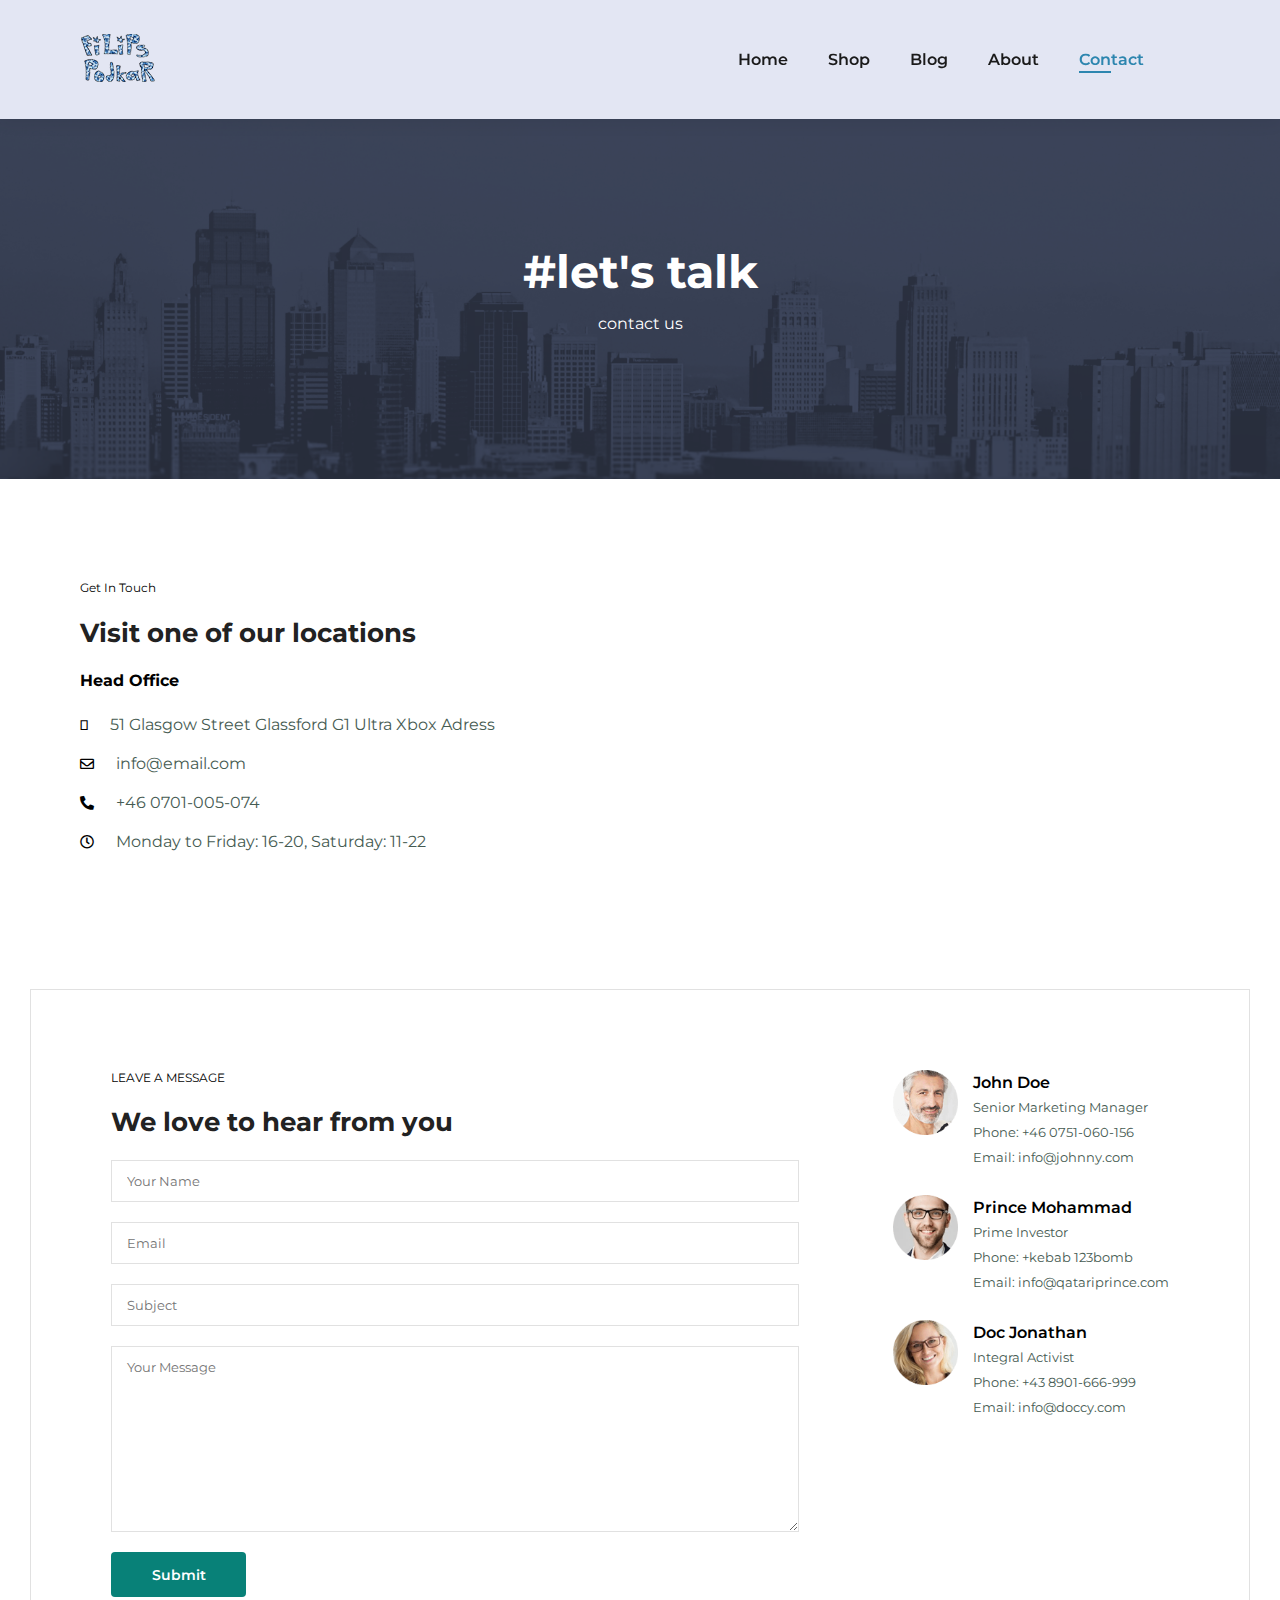
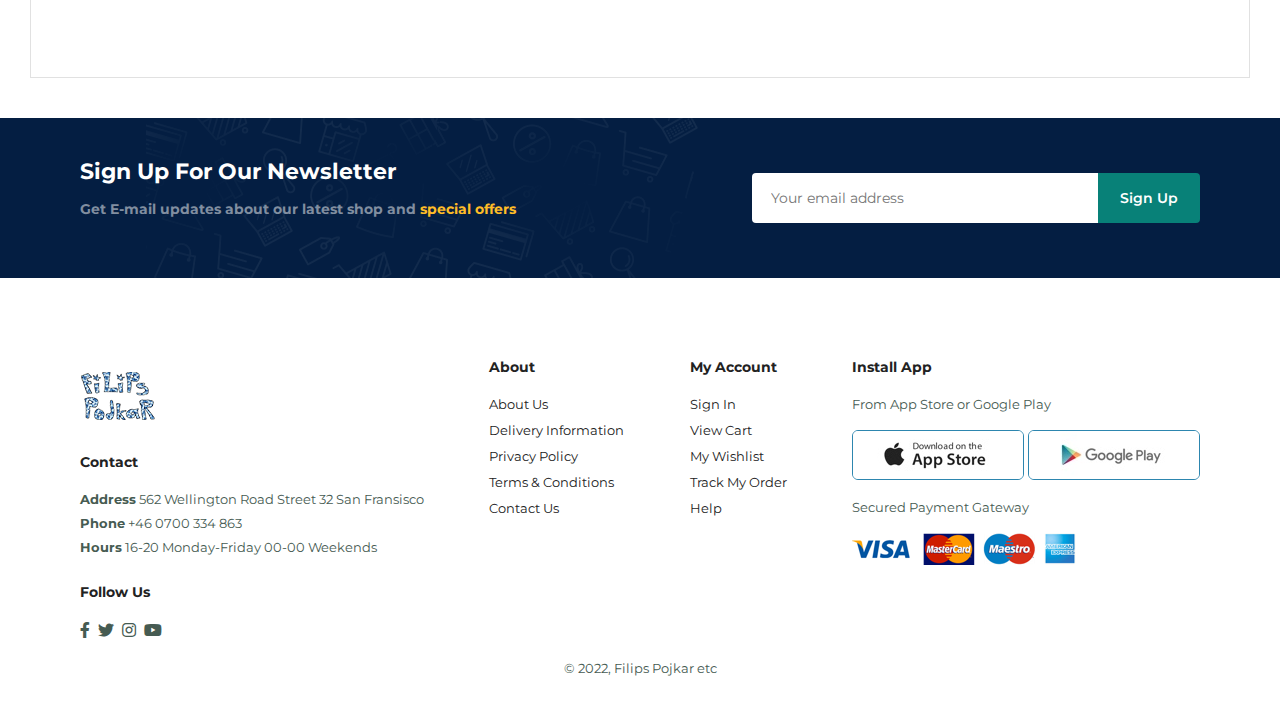
<file: contact.html>
<!DOCTYPE html>
<html lang="en">

<head>
    <meta charset="UTF-8">
    <meta http-equiv="X-UA-Compatible" content="IF=edge">
    <meta name="viewport" content="width=device-width, initial scale=1.0">
    <title> filips pojkar</title>
    <link href="https://pro.fontawesome.com/releases/v5.10.0/css/all.css" rel="stylesheet">


    <link rel="stylesheet" href="style.css">
</head>

<body>
    
    <header>

        <div class="cart-ex">
            <h2 class="cart-title">Your Cart</h2>

            <!-- content -->
            <div class="cart-content">

            </div>
            <!-- total -->
            <div class="total">
                <div class="total-title">Total</div>
                <div class="total-price">0kr</div>
            </div>

            <!-- Buy Button -->
            <button type="button" class="btn-buy">Buy Now</button>
            
            <!-- Cart Close -->
            <i id="close-cart" class="far fa-times close-cart"></i>
    
        </div>
    
    
        </header>
    
        <section id="header">
            <a href="#"><img src="img/Logo2.png" class="logo" alt=""></a>

            <div>
                <ul id="navbar">
                    <li> <a href="index.html">Home</a></li>
                    <li> <a href="shop.html">Shop</a></li>
                    <li> <a href="blog.html">Blog</a></li>
                    <li> <a href="about.html">About</a></li>
                    <li> <a class="active" href="contact.html">Contact</a></li>
                  
                    <i class="far fa-times" id="close"></i>

                    <i class="far fa-shopping-bag cart-icon mobile-cart" id="cart-icon"></i>
                </ul>
            </div>

            

            <div id="mobile">
                <i class="far fa-shopping-bag cart-icon" id="cart-icon"></i>
                <i id="bar" class="fas fa-outdent"></i>
            </div>
        </section>

        <section id="page-header" class="about-header">
            <h2>#let's talk</h2>
            <p>contact us</p>
      
        </section>

        <section id="contact-details" class="section-p1">
            <div class="details">
                <span>Get In Touch</span>
                <h2>Visit one of our locations</h2>
                <h3>Head Office</h3>
                <div>
                    <li>
                        <i class="fal fa-map"></i>
                        <p>51 Glasgow Street Glassford G1 Ultra Xbox Adress</p>
                    </li>
                    <li>
                        <i class="far fa-envelope"></i>
                        <p>info@email.com</p>
                    </li>
                    <li>
                        <i class="fas fa-phone-alt"></i>
                        <p>+46 0701-005-074</p>
                    </li>
                    <li>
                        <i class="far fa-clock"></i>
                        <p>Monday to Friday: 16-20, Saturday: 11-22</p>
                    </li>
                </div>
            </div>

            <div class="map">
                <iframe src="https://www.google.com/maps/embed?pb=!1m18!1m12!1m3!1d3607.2455484495736!2d51.64073901545018!3d25.295952933893336!2m3!1f0!2f0!3f0!3m2!1i1024!2i768!4f13.1!3m3!1m2!1s0x3e45c87fa414e069%3A0x83e8b44697568444!2sBanana%20Island!5e0!3m2!1ssv!2sse!4v1669306943314!5m2!1ssv!2sse" width="600" height="450" style="border:0;" allowfullscreen="" loading="lazy" referrerpolicy="no-referrer-when-downgrade"></iframe>
            </div>
        </section>

        <section id="form-details">
            <form action="">
                <span>LEAVE A MESSAGE</span>
                <h2>We love to hear from you</h2>
                <input type="text" placeholder="Your Name">
                <input type="text" placeholder="Email">
                <input type="text" placeholder="Subject">
                <textarea name="" id="" cols="30" rows="10" placeholder="Your Message"></textarea>
                <button class="normal">Submit</button>
            </form>

            <div>
                <div class="people">
                    <div>
                        <img src="img/people/1.png" alt="">
                        <p><span>John Doe</span> Senior Marketing Manager <br> Phone: +46 0751-060-156 <br> Email: info@johnny.com</p>
                    </div>
                </div>
                <div class="people">
                    <div>
                        <img src="img/people/2.png" alt="">
                        <p><span>Prince Mohammad</span> Prime Investor <br> Phone: +kebab 123bomb <br> Email: info@qatariprince.com</p>
                    </div>
                </div>
                <div class="people">
                    <div>
                        <img src="img/people/3.png" alt="">
                        <p><span>Doc Jonathan</span> Integral Activist <br> Phone: +43 8901-666-999 <br> Email: info@doccy.com</p>
                    </div>
                </div>
            </div>
        </section>

       <section id="newsletter" class="section-p1 section-m1">
        <div class="newstext">
            <h4>Sign Up For Our Newsletter</h4>
            <p>Get E-mail updates about our latest shop and <span>special offers</span></p>
        </div>
        <div class="form"><input type="text" placeholder="Your email address">
        <button class="normal">Sign Up</button>
        </div>
    </section>


        <footer class="section-p1" >
            <div class="col">
                <img class="logo" src="img/Logo2.png" alt="">
                <h4>Contact</h4>
                <p><strong>Address</strong> 562 Wellington Road Street 32 San Fransisco</p>
                <p><strong>Phone</strong> +46 0700 334 863</p>
                <p><strong>Hours</strong> 16-20 Monday-Friday 00-00 Weekends</p>
                <div class="follow">
                    <h4>Follow Us</h4>
                    <div class="icon"> 
                        <i class="fab fa-facebook-f"></i>
                        <i class="fab fa-twitter"></i>
                        <i class="fab fa-instagram"></i>
                        <i class="fab fa-youtube"></i>
                    </div>
                </div>
            </div>

            <div class="col">
                <h4>About</h4>
                <a href="#">About Us</a>
                <a href="#">Delivery Information</a>
                <a href="#">Privacy Policy</a>
                <a href="#">Terms & Conditions</a>
                <a href="#">Contact Us</a>
            </div>

            <div class="col">
                <h4>My Account</h4>
                <a href="#">Sign In</a>
                <a href="#">View Cart</a>
                <a href="#">My Wishlist</a>
                <a href="#">Track My Order</a>
                <a href="#">Help</a>
            </div>
            
            <div class="col install">
                <h4>Install App</h4>
                <p>From App Store or Google Play</p>
                <div class="row">
                    <img src="img/pay/app.jpg" alt="">
                    <img src="img/pay/play.jpg" alt="">
                </div>
                <p>Secured Payment Gateway</p>
                <img src="img/pay/pay.png" alt="">
            </div>    

            <div class="copyright">
               <p>© 2022, Filips Pojkar etc </p> 

            </div>
            


        </footer>
        
        
    <script src="script.js"></script>
</body>

</html>
</file>
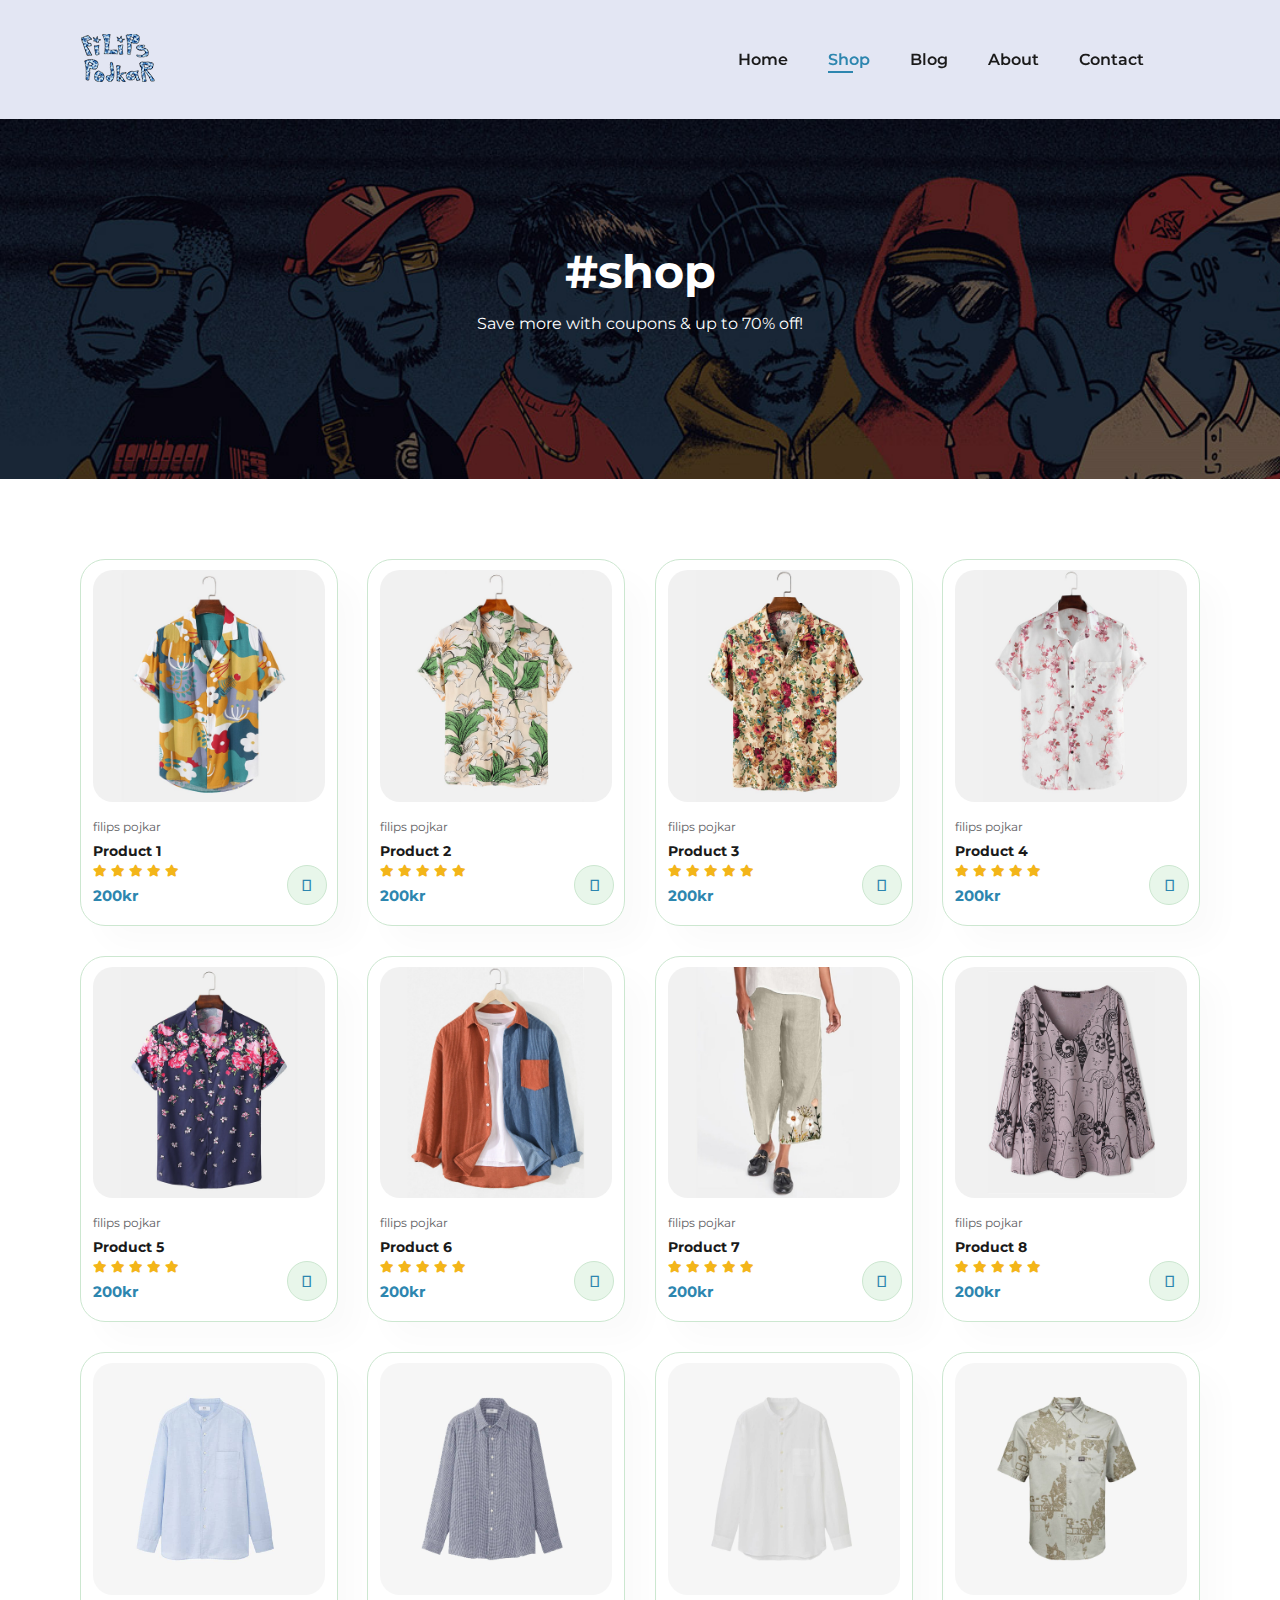
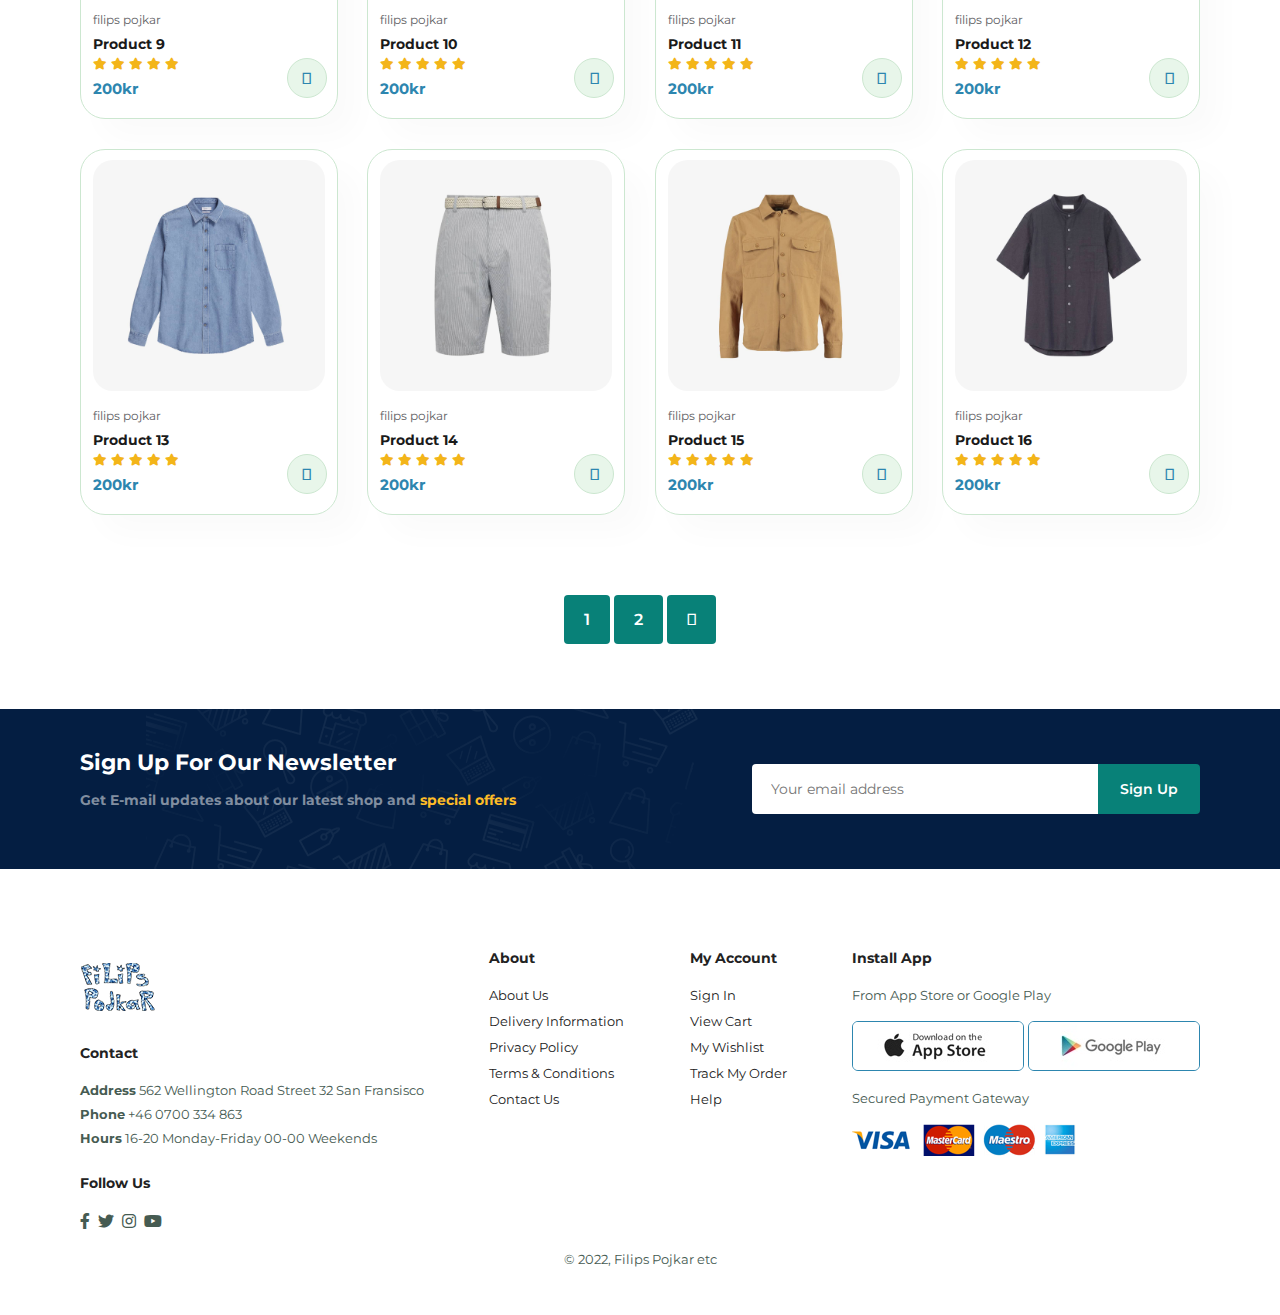
<file: shop.html>
<!DOCTYPE html>
<html lang="en">

<head>
    <meta charset="UTF-8">
    <meta http-equiv="X-UA-Compatible" content="IF=edge">
    <meta name="viewport" content="width=device-width, initial scale=1.0">
    <title> filips pojkar</title>
    <link href="https://pro.fontawesome.com/releases/v5.10.0/css/all.css" rel="stylesheet">


    <link rel="stylesheet" href="style.css">
</head>

<body>

        
    <header>

        <div class="cart-ex">
            <h2 class="cart-title">Your Cart</h2>

            <!-- content -->
            <div class="cart-content">

            </div>
            <!-- total -->
            <div class="total">
                <div class="total-title">Total</div>
                <div class="total-price">0kr</div>
            </div>

            <!-- Buy Button -->
            <button type="button" class="btn-buy">Buy Now</button>
            
            <!-- Cart Close -->
            <i id="close-cart" class="far fa-times close-cart"></i>
    
        </div>
    
    
        </header>
    
        <section id="header">
            <a href="#"><img src="img/Logo2.png" class="logo" alt=""></a>

            <div>
                <ul id="navbar">
                    <li> <a href="index.html">Home</a></li>
                    <li> <a class="active" href="shop.html">Shop</a></li>
                    <li> <a href="blog.html">Blog</a></li>
                    <li> <a href="about.html">About</a></li>
                    <li> <a href="contact.html">Contact</a></li>
                  
                    <i class="far fa-times" id="close"></i>

                    <i class="far fa-shopping-bag cart-icon mobile-cart" id="cart-icon"></i>
                </ul>
            </div>

            

            <div id="mobile">
                <i class="far fa-shopping-bag cart-icon" id="cart-icon"></i>
                <i id="bar" class="fas fa-outdent"></i>
            </div>
        </section>

        <section id="page-header">
            <h2>#shop</h2>
            <p>Save more with coupons & up to 70% off!</p>
      
        </section>
        
        <section id="product1" class="section-p1">

            <div class="pro-container">
                <div class="pro shop-products">
                    <img src="img/products/f1.jpg" alt="" class="product-img">
                    <div class="des">
                        <span>filips pojkar</span>
                        <h5 class="product-title">Product 1</h5>
                        <div class="star">
                            <i class="fas fa-star"></i>
                            <i class="fas fa-star"></i>
                            <i class="fas fa-star"></i>
                            <i class="fas fa-star"></i>
                            <i class="fas fa-star"></i>
                        </div>
                        <h4 class="price">200kr</h4>
                    </div>
                    <i class="fal fa-shopping-cart cart add-cart shop-cart"></i>
                </div>
                <div class="pro shop-products">
                    <img src="img/products/f2.jpg" alt="" class="product-img">
                    <div class="des">
                        <span>filips pojkar</span>
                        <h5 class="product-title">Product 2</h5>
                        <div class="star">
                            <i class="fas fa-star"></i>
                            <i class="fas fa-star"></i>
                            <i class="fas fa-star"></i>
                            <i class="fas fa-star"></i>
                            <i class="fas fa-star"></i>
                        </div>
                        <h4 class="price">200kr</h4>
                    </div>
                    <i class="fal fa-shopping-cart cart add-cart shop-cart"></i>
                </div>
                <div class="pro shop-products">
                    <img src="img/products/f3.jpg" alt="" class="product-img">
                    <div class="des">
                        <span>filips pojkar</span>
                        <h5 class="product-title">Product 3</h5>
                        <div class="star">
                            <i class="fas fa-star"></i>
                            <i class="fas fa-star"></i>
                            <i class="fas fa-star"></i>
                            <i class="fas fa-star"></i>
                            <i class="fas fa-star"></i>
                        </div>
                        <h4 class="price">200kr</h4>
                    </div>
                    <i class="fal fa-shopping-cart cart add-cart shop-cart"></i>
                </div>
                <div class="pro shop-products">
                    <img src="img/products/f4.jpg" alt="" class="product-img">
                    <div class="des">
                        <span>filips pojkar</span>
                        <h5 class="product-title">Product 4</h5>
                        <div class="star">
                            <i class="fas fa-star"></i>
                            <i class="fas fa-star"></i>
                            <i class="fas fa-star"></i>
                            <i class="fas fa-star"></i>
                            <i class="fas fa-star"></i>
                        </div>
                        <h4 class="price">200kr</h4>
                    </div>
                    <i class="fal fa-shopping-cart cart add-cart shop-cart"></i>
                </div>
                <div class="pro shop-products">
                    <img src="img/products/f5.jpg" alt="" class="product-img">
                    <div class="des">
                        <span>filips pojkar</span>
                        <h5 class="product-title">Product 5</h5>
                        <div class="star">
                            <i class="fas fa-star"></i>
                            <i class="fas fa-star"></i>
                            <i class="fas fa-star"></i>
                            <i class="fas fa-star"></i>
                            <i class="fas fa-star"></i>
                        </div>
                        <h4 class="price">200kr</h4>
                    </div>
                    <i class="fal fa-shopping-cart cart add-cart shop-cart"></i>
                </div>
                <div class="pro shop-products">
                    <img src="img/products/f6.jpg" alt="" class="product-img">
                    <div class="des">
                        <span>filips pojkar</span>
                        <h5 class="product-title">Product 6</h5>
                        <div class="star">
                            <i class="fas fa-star"></i>
                            <i class="fas fa-star"></i>
                            <i class="fas fa-star"></i>
                            <i class="fas fa-star"></i>
                            <i class="fas fa-star"></i>
                        </div>
                        <h4 class="price">200kr</h4>
                    </div>
                    <i class="fal fa-shopping-cart cart add-cart shop-cart"></i>
                </div>
                <div class="pro shop-products">
                    <img src="img/products/f7.jpg" alt="" class="product-img">
                    <div class="des">
                        <span>filips pojkar</span>
                        <h5 class="product-title">Product 7</h5>
                        <div class="star">
                            <i class="fas fa-star"></i>
                            <i class="fas fa-star"></i>
                            <i class="fas fa-star"></i>
                            <i class="fas fa-star"></i>
                            <i class="fas fa-star"></i>
                        </div>
                        <h4 class="price">200kr</h4>
                    </div>
                    <i class="fal fa-shopping-cart cart add-cart shop-cart"></i>
                </div>
                <div class="pro shop-products">
                    <img src="img/products/f8.jpg" alt="" class="product-img">
                    <div class="des">
                        <span>filips pojkar</span>
                        <h5 class="product-title">Product 8</h5>
                        <div class="star">
                            <i class="fas fa-star"></i>
                            <i class="fas fa-star"></i>
                            <i class="fas fa-star"></i>
                            <i class="fas fa-star"></i>
                            <i class="fas fa-star"></i>
                        </div>
                        <h4 class="price">200kr</h4>
                    </div>
                    <i class="fal fa-shopping-cart cart add-cart shop-cart"></i>
                </div>
                <div class="pro shop-products">
                    <img src="img/products/n1.jpg" alt="" class="product-img">
                    <div class="des">
                        <span>filips pojkar</span>
                        <h5 class="product-title">Product 9</h5>
                        <div class="star">
                            <i class="fas fa-star"></i>
                            <i class="fas fa-star"></i>
                            <i class="fas fa-star"></i>
                            <i class="fas fa-star"></i>
                            <i class="fas fa-star"></i>
                        </div>
                        <h4 class="price">200kr</h4>
                    </div>
                    <i class="fal fa-shopping-cart cart add-cart shop-cart"></i>
                </div>
                <div class="pro shop-products">
                    <img src="img/products/n2.jpg" alt="" class="product-img">
                    <div class="des">
                        <span>filips pojkar</span>
                        <h5 class="product-title">Product 10</h5>
                        <div class="star">
                            <i class="fas fa-star"></i>
                            <i class="fas fa-star"></i>
                            <i class="fas fa-star"></i>
                            <i class="fas fa-star"></i>
                            <i class="fas fa-star"></i>
                        </div>
                        <h4 class="price">200kr</h4>
                    </div>
                    <i class="fal fa-shopping-cart cart add-cart shop-cart"></i>
                </div>
                <div class="pro shop-products">
                    <img src="img/products/n3.jpg" alt="" class="product-img">
                    <div class="des">
                        <span>filips pojkar</span>
                        <h5 class="product-title">Product 11</h5>
                        <div class="star">
                            <i class="fas fa-star"></i>
                            <i class="fas fa-star"></i>
                            <i class="fas fa-star"></i>
                            <i class="fas fa-star"></i>
                            <i class="fas fa-star"></i>
                        </div>
                        <h4 class="price">200kr</h4>
                    </div>
                    <i class="fal fa-shopping-cart cart add-cart shop-cart"></i>
                </div>
                <div class="pro shop-products">
                    <img src="img/products/n4.jpg" alt="" class="product-img">
                    <div class="des">
                        <span>filips pojkar</span>
                        <h5 class="product-title">Product 12</h5>
                        <div class="star">
                            <i class="fas fa-star"></i>
                            <i class="fas fa-star"></i>
                            <i class="fas fa-star"></i>
                            <i class="fas fa-star"></i>
                            <i class="fas fa-star"></i>
                        </div>
                        <h4 class="price">200kr</h4>
                    </div>
                    <i class="fal fa-shopping-cart cart add-cart shop-cart"></i>
                </div>
                <div class="pro shop-products">
                    <img src="img/products/n5.jpg" alt="" class="product-img">
                    <div class="des">
                        <span>filips pojkar</span>
                        <h5 class="product-title">Product 13</h5>
                        <div class="star">
                            <i class="fas fa-star"></i>
                            <i class="fas fa-star"></i>
                            <i class="fas fa-star"></i>
                            <i class="fas fa-star"></i>
                            <i class="fas fa-star"></i>
                        </div>
                        <h4 class="price">200kr</h4>
                    </div>
                    <i class="fal fa-shopping-cart cart add-cart shop-cart"></i>
                </div>
                <div class="pro shop-products">
                    <img src="img/products/n6.jpg" alt="" class="product-img">
                    <div class="des">
                        <span>filips pojkar</span>
                        <h5 class="product-title">Product 14</h5>
                        <div class="star">
                            <i class="fas fa-star"></i>
                            <i class="fas fa-star"></i>
                            <i class="fas fa-star"></i>
                            <i class="fas fa-star"></i>
                            <i class="fas fa-star"></i>
                        </div>
                        <h4 class="price">200kr</h4>
                    </div>
                    <i class="fal fa-shopping-cart cart add-cart shop-cart"></i>
                </div>
                <div class="pro shop-products">
                    <img src="img/products/n7.jpg" alt="" class="product-img">
                    <div class="des">
                        <span>filips pojkar</span>
                        <h5 class="product-title">Product 15</h5>
                        <div class="star">
                            <i class="fas fa-star"></i>
                            <i class="fas fa-star"></i>
                            <i class="fas fa-star"></i>
                            <i class="fas fa-star"></i>
                            <i class="fas fa-star"></i>
                        </div>
                        <h4 class="price">200kr</h4>
                    </div>
                    <i class="fal fa-shopping-cart cart add-cart shop-cart"></i>
                </div>
                <div class="pro shop-products">
                    <img src="img/products/n8.jpg" alt="" class="product-img">
                    <div class="des">
                        <span>filips pojkar</span>
                        <h5 class="product-title">Product 16</h5>
                        <div class="star">
                            <i class="fas fa-star"></i>
                            <i class="fas fa-star"></i>
                            <i class="fas fa-star"></i>
                            <i class="fas fa-star"></i>
                            <i class="fas fa-star"></i>
                        </div>
                        <h4 class="price">200kr</h4>
                    </div>
                    <i class="fal fa-shopping-cart cart add-cart shop-cart"></i>
                </div>
    


                
            </div>

        </section>

        <section id="pagination" class="section-p1">
            <a href="#">1</a>
            <a href="shoptwo.html">2</a>
            <a href="#"><i class="fal fa-long-arrow-alt-right"></i></a>
        
        </section>

        <section id="newsletter" class="section-p1 section-m1">
            <div class="newstext">
                <h4>Sign Up For Our Newsletter</h4>
                <p>Get E-mail updates about our latest shop and <span>special offers</span></p>
            </div>
            <div class="form"><input type="text" placeholder="Your email address">
            <button class="normal">Sign Up</button>
            </div>
        </section>

        <footer class="section-p1">
            <div class="col">
                <img class="logo" src="img/Logo2.png" alt="">
                <h4>Contact</h4>
                <p><strong>Address</strong> 562 Wellington Road Street 32 San Fransisco</p>
                <p><strong>Phone</strong> +46 0700 334 863</p>
                <p><strong>Hours</strong> 16-20 Monday-Friday 00-00 Weekends</p>
                <div class="follow">
                    <h4>Follow Us</h4>
                    <div class="icon"> 
                        <i class="fab fa-facebook-f"></i>
                        <i class="fab fa-twitter"></i>
                        <i class="fab fa-instagram"></i>
                        <i class="fab fa-youtube"></i>
                    </div>
                </div>
            </div>

            <div class="col">
                <h4>About</h4>
                <a href="#">About Us</a>
                <a href="#">Delivery Information</a>
                <a href="#">Privacy Policy</a>
                <a href="#">Terms & Conditions</a>
                <a href="#">Contact Us</a>
            </div>

            <div class="col">
                <h4>My Account</h4>
                <a href="#">Sign In</a>
                <a href="#">View Cart</a>
                <a href="#">My Wishlist</a>
                <a href="#">Track My Order</a>
                <a href="#">Help</a>
            </div>
            
            <div class="col install">
                <h4>Install App</h4>
                <p>From App Store or Google Play</p>
                <div class="row">
                    <img src="img/pay/app.jpg" alt="">
                    <img src="img/pay/play.jpg" alt="">
                </div>
                <p>Secured Payment Gateway</p>
                <img src="img/pay/pay.png" alt="">
            </div>    

            <div class="copyright">
               <p>© 2022, Filips Pojkar etc </p> 

            </div>
            


        </footer>

        <section id="alert">
            <script src="https://code.jquery.com/jquery-3.6.1.js"></script>
            <div class="alert hide">
                <span class="fa fa-exclamation-circle"></span>
                <span class="msg">Added to cart!</span>
                <span class="close-btn">
                    <span class="fas fa-times"></span>
                </span>
            </div>

            <script>
                $(".shop-cart").click(function(){
                    $('.alert').removeClass('hide');
                    $('.alert').addClass('show');
                    $('.alert').addClass('showAlert');
                    setTimeout(function(){
                         $('.alert').addClass('hide');
                    $('.alert').removeClass('show');

                    },1000); 
                });
                $('.close-btn').click(function(){
                    $('.alert').addClass('hide');
                    $('.alert').removeClass('show');
                });

                
                
            </script>

            
        </section>
        
        <script>
            document.getElementsByClassName('cart-icon').addEventListener('click', function(){
                document.getElementsByClassName('cart-ex').classList.addClass('active');
            })
        </script>
        
    <script src="script.js"></script>
</body>

</html>
</file>
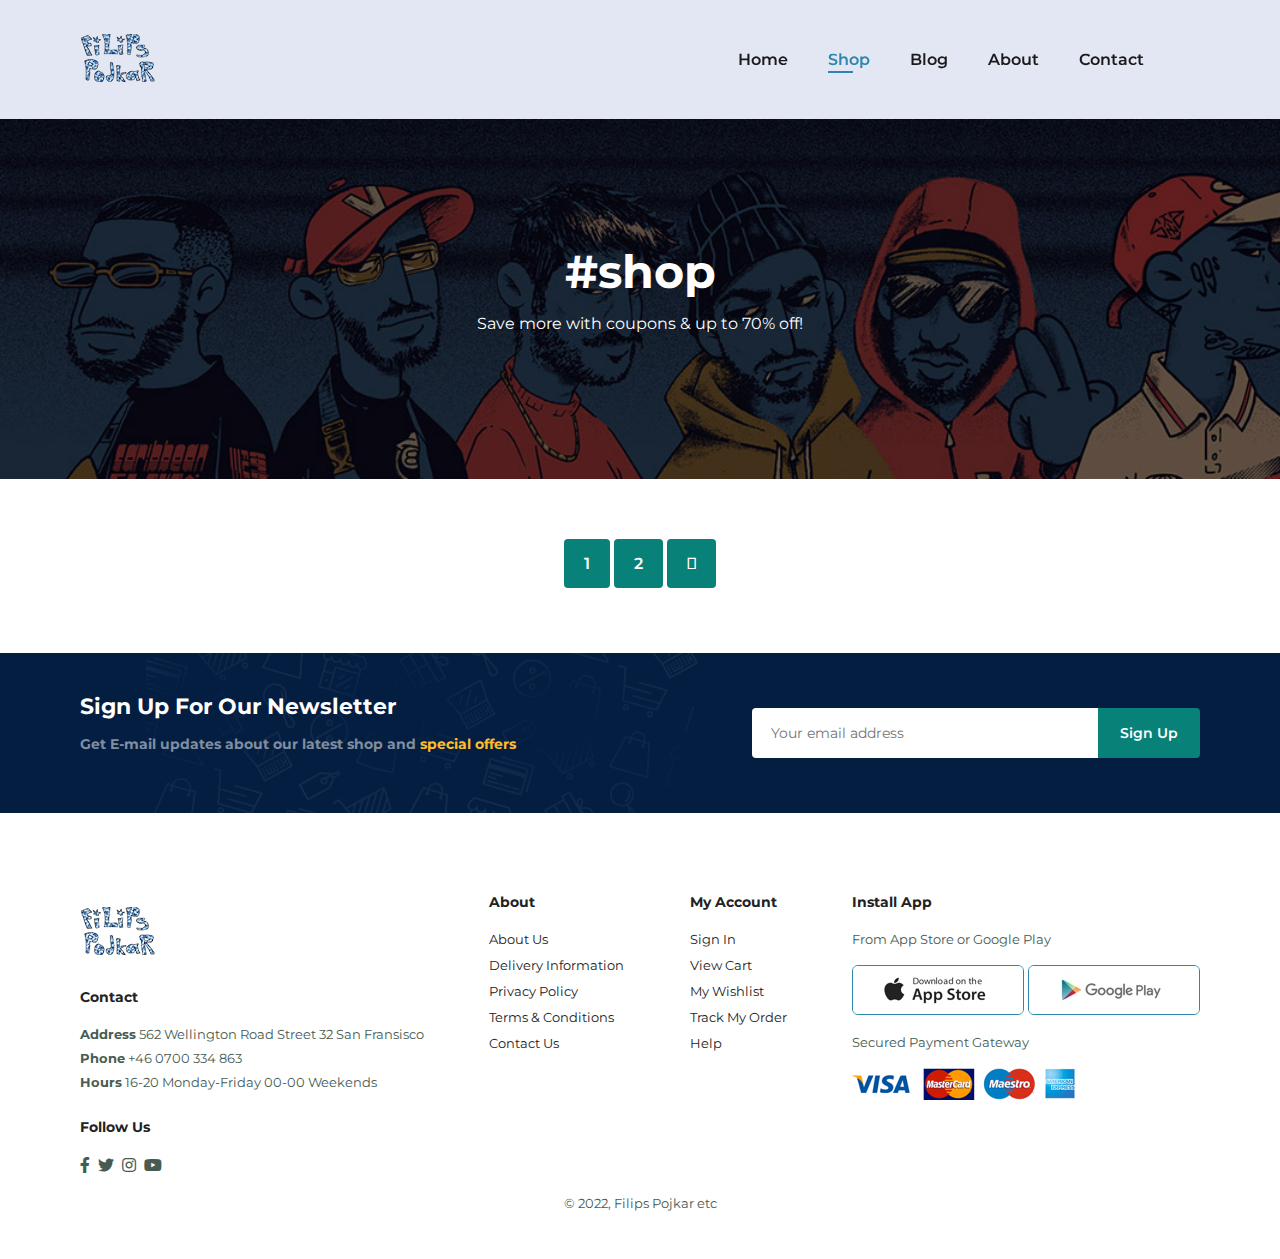
<file: shoptwo.html>
<!DOCTYPE html>
<html lang="en">

<head>
    <meta charset="UTF-8">
    <meta http-equiv="X-UA-Compatible" content="IF=edge">
    <meta name="viewport" content="width=device-width, initial scale=1.0">
    <title> filips pojkar</title>
    <link href="https://pro.fontawesome.com/releases/v5.10.0/css/all.css" rel="stylesheet">


    <link rel="stylesheet" href="style.css">
</head>

<body>

        
    <header>

        <div class="cart-ex">
            <h2 class="cart-title">Your Cart</h2>

            <!-- content -->
            <div class="cart-content">

            </div>
            <!-- total -->
            <div class="total">
                <div class="total-title">Total</div>
                <div class="total-price">0kr</div>
            </div>

            <!-- Buy Button -->
            <button type="button" class="btn-buy">Buy Now</button>
            
            <!-- Cart Close -->
            <i id="close-cart" class="far fa-times close-cart"></i>
    
        </div>
    
    
        </header>
    
        <section id="header">
            <a href="#"><img src="img/Logo2.png" class="logo" alt=""></a>

            <div>
                <ul id="navbar">
                    <li> <a href="index.html">Home</a></li>
                    <li> <a class="active" href="shop.html">Shop</a></li>
                    <li> <a href="blog.html">Blog</a></li>
                    <li> <a href="about.html">About</a></li>
                    <li> <a href="contact.html">Contact</a></li>
                  
                    <i class="far fa-times" id="close"></i>

                    <i class="far fa-shopping-bag cart-icon mobile-cart" id="cart-icon"></i>
                </ul>
            </div>

            

            <div id="mobile">
                <i class="far fa-shopping-bag cart-icon" id="cart-icon"></i>
                <i id="bar" class="fas fa-outdent"></i>
            </div>
        </section>

        <section id="page-header">
            <h2>#shop</h2>
            <p>Save more with coupons & up to 70% off!</p>
      
        </section>

        <section id="pagination" class="section-p1">
            <a href="shop.html">1</a>
            <a href="#">2</a>
            <a href="#"><i class="fal fa-long-arrow-alt-right"></i></a>

            <style>
                #pagination{
                    margin-top: 35px;
                }
            </style>
        
        </section>

        <section id="newsletter" class="section-p1 section-m1">
            <div class="newstext">
                <h4>Sign Up For Our Newsletter</h4>
                <p>Get E-mail updates about our latest shop and <span>special offers</span></p>
            </div>
            <div class="form"><input type="text" placeholder="Your email address">
            <button class="normal">Sign Up</button>
            </div>
        </section>

        <footer class="section-p1">
            <div class="col">
                <img class="logo" src="img/Logo2.png" alt="">
                <h4>Contact</h4>
                <p><strong>Address</strong> 562 Wellington Road Street 32 San Fransisco</p>
                <p><strong>Phone</strong> +46 0700 334 863</p>
                <p><strong>Hours</strong> 16-20 Monday-Friday 00-00 Weekends</p>
                <div class="follow">
                    <h4>Follow Us</h4>
                    <div class="icon"> 
                        <i class="fab fa-facebook-f"></i>
                        <i class="fab fa-twitter"></i>
                        <i class="fab fa-instagram"></i>
                        <i class="fab fa-youtube"></i>
                    </div>
                </div>
            </div>

            <div class="col">
                <h4>About</h4>
                <a href="#">About Us</a>
                <a href="#">Delivery Information</a>
                <a href="#">Privacy Policy</a>
                <a href="#">Terms & Conditions</a>
                <a href="#">Contact Us</a>
            </div>

            <div class="col">
                <h4>My Account</h4>
                <a href="#">Sign In</a>
                <a href="#">View Cart</a>
                <a href="#">My Wishlist</a>
                <a href="#">Track My Order</a>
                <a href="#">Help</a>
            </div>
            
            <div class="col install">
                <h4>Install App</h4>
                <p>From App Store or Google Play</p>
                <div class="row">
                    <img src="img/pay/app.jpg" alt="">
                    <img src="img/pay/play.jpg" alt="">
                </div>
                <p>Secured Payment Gateway</p>
                <img src="img/pay/pay.png" alt="">
            </div>    

            <div class="copyright">
               <p>© 2022, Filips Pojkar etc </p> 

            </div>
            


        </footer>

        <section id="alert">
            <script src="https://code.jquery.com/jquery-3.6.1.js"></script>
            <div class="alert hide">
                <span class="fa fa-exclamation-circle"></span>
                <span class="msg">Added to cart!</span>
                <span class="close-btn">
                    <span class="fas fa-times"></span>
                </span>
            </div>

            <script>
                $(".shop-cart").click(function(){
                    $('.alert').removeClass('hide');
                    $('.alert').addClass('show');
                    $('.alert').addClass('showAlert');
                    setTimeout(function(){
                         $('.alert').addClass('hide');
                    $('.alert').removeClass('show');

                    },1000); 
                });
                $('.close-btn').click(function(){
                    $('.alert').addClass('hide');
                    $('.alert').removeClass('show');
                });

                
                
            </script>

            
        </section>
        
        
    <script src="script.js"></script>
</body>

</html>
</file>
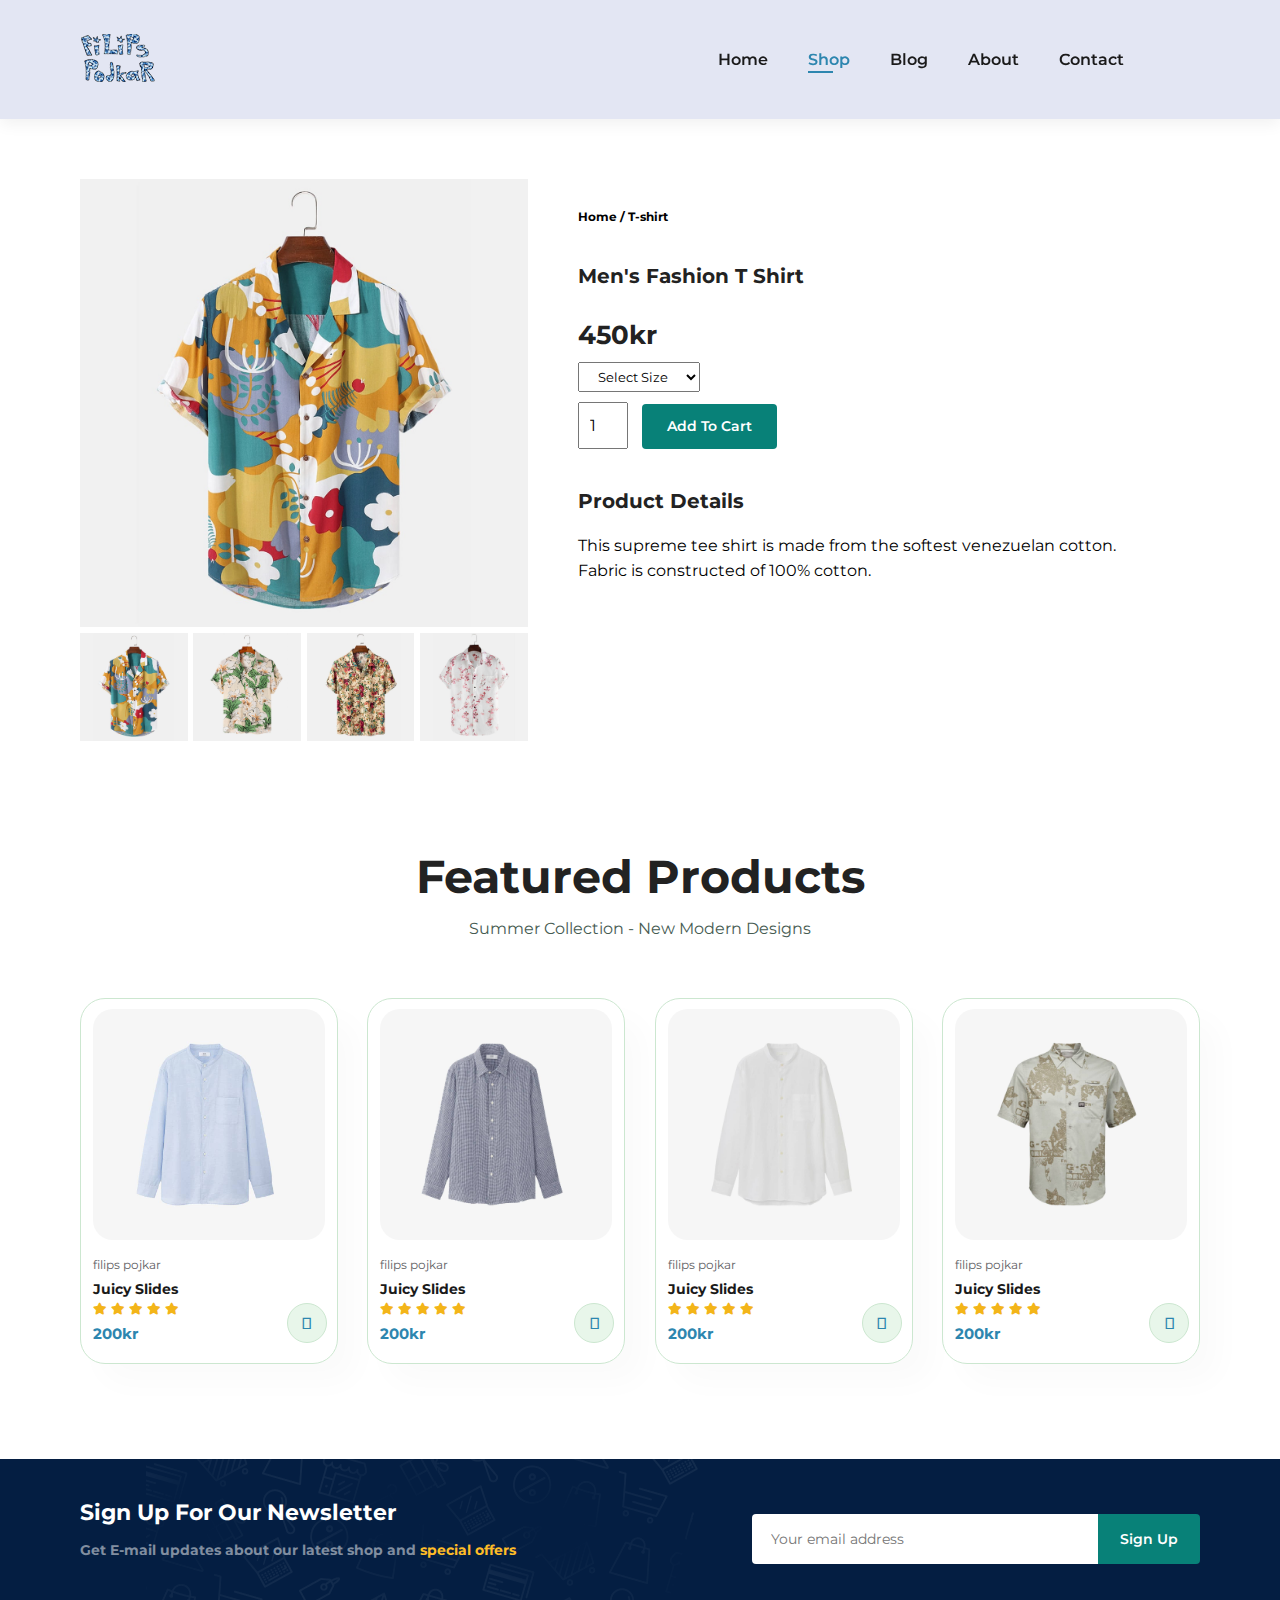
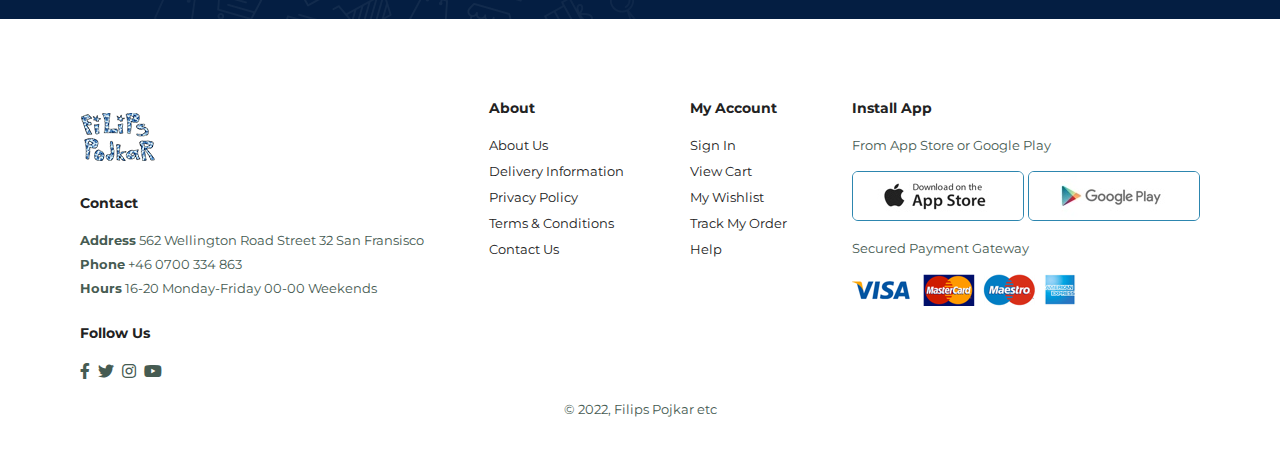
<file: sproduct.html>
<!DOCTYPE html>
<html lang="en">

<head>
    <meta charset="UTF-8">
    <meta http-equiv="X-UA-Compatible" content="IF=edge">
    <meta name="viewport" content="width=device-width, initial scale=1.0">
    <title> filips pojkar</title>
    <link href="https://pro.fontawesome.com/releases/v5.10.0/css/all.css" rel="stylesheet">


    <link rel="stylesheet" href="style.css">
</head>

<body>
    
        <section id="header">
            <a href="#"><img src="img/Logo2.png" class="logo" alt=""></a>

            <div>
                <ul id="navbar">
                    <li> <a href="index.html">Home</a></li>
                    <li> <a class="active" href="shop.html">Shop</a></li>
                    <li> <a href="blog.html">Blog</a></li>
                    <li> <a href="about.html">About</a></li>
                    <li> <a href="contact.html">Contact</a></li>
                    <li id="lg-bag"> <a href="cart.html"><i class="far fa-shopping-bag"></i></a></li>
                    <a href="#" id="close"><i class="far fa-times"></i></a>
                </ul>
            </div>
            <div id="mobile">
                <a href="cart.html"><i class="far fa-shopping-bag"></i></a>
                <i id="bar" class="fas fa-outdent"></i>
            </div>
        </section>

        <section id="prodetails" class="section-p1">
            <div class="single-pro-image">
                <img src="img/products/f1.jpg" width="100%" id="MainImg" alt="">
                
                <div class="small-img-group">
                    <div class="small-img-col">
                        <img src="img/products/f1.jpg" width="100%" class="small-img" alt="">
                    </div>
                    <div class="small-img-col">
                        <img src="img/products/f2.jpg" width="100%" class="small-img" alt="">
                    </div>
                    <div class="small-img-col">
                        <img src="img/products/f3.jpg" width="100%" class="small-img" alt="">
                    </div>
                    <div class="small-img-col">
                        <img src="img/products/f4.jpg" width="100%" class="small-img" alt="">
                    </div>

                </div>  
            </div>
            <div class="single-pro-details">
                <h6>Home / T-shirt</h6>
                <h4>Men's Fashion T Shirt</h4>
                <h2>450kr</h2>
                <select>
                    <option>Select Size</option>
                    <option>XL</option>
                    <option>Large</option>
                    <option>Medium</option>
                    <option>Small</option>
                </select>

                <input type="number" value="1">
                <button class="normal">Add To Cart</button> 
                <h4>Product Details</h4>
                <span>This supreme tee shirt is made from the softest venezuelan cotton. Fabric is constructed of 100% cotton. </span>

            </div>
        </section>

        <section id="product1" class="section-p1">
            <h2>Featured Products</h2>
            <p>Summer Collection - New Modern Designs</p>
            <div class="pro-container">
                <div class="pro">
                    <img src="img/products/n1.jpg" alt="">
                    <div class="des">
                        <span>filips pojkar</span>
                        <h5>Juicy Slides</h5>
                        <div class="star">
                            <i class="fas fa-star"></i>
                            <i class="fas fa-star"></i>
                            <i class="fas fa-star"></i>
                            <i class="fas fa-star"></i>
                            <i class="fas fa-star"></i>
                        </div>
                        <h4>200kr</h4>
                    </div>
                    <a href="#"><i class="fal fa-shopping-cart cart"></i></a>
                </div>
                <div class="pro">
                    <img src="img/products/n2.jpg" alt="">
                    <div class="des">
                        <span>filips pojkar</span>
                        <h5>Juicy Slides</h5>
                        <div class="star">
                            <i class="fas fa-star"></i>
                            <i class="fas fa-star"></i>
                            <i class="fas fa-star"></i>
                            <i class="fas fa-star"></i>
                            <i class="fas fa-star"></i>
                        </div>
                        <h4>200kr</h4>
                    </div>
                    <a href="#"><i class="fal fa-shopping-cart cart"></i></a>
                </div>
                <div class="pro">
                    <img src="img/products/n3.jpg" alt="">
                    <div class="des">
                        <span>filips pojkar</span>
                        <h5>Juicy Slides</h5>
                        <div class="star">
                            <i class="fas fa-star"></i>
                            <i class="fas fa-star"></i>
                            <i class="fas fa-star"></i>
                            <i class="fas fa-star"></i>
                            <i class="fas fa-star"></i>
                        </div>
                        <h4>200kr</h4>
                    </div>
                    <a href="#"><i class="fal fa-shopping-cart cart"></i></a>
                </div>
                <div class="pro">
                    <img src="img/products/n4.jpg" alt="">
                    <div class="des">
                        <span>filips pojkar</span>
                        <h5>Juicy Slides</h5>
                        <div class="star">
                            <i class="fas fa-star"></i>
                            <i class="fas fa-star"></i>
                            <i class="fas fa-star"></i>
                            <i class="fas fa-star"></i>
                            <i class="fas fa-star"></i>
                        </div>
                        <h4>200kr</h4>
                    </div>
                    <a href="#"><i class="fal fa-shopping-cart cart"></i></a>
                </div>
            </div>

        </section>


        <section id="newsletter" class="section-p1 section-m1">
            <div class="newstext">
                <h4>Sign Up For Our Newsletter</h4>
                <p>Get E-mail updates about our latest shop and <span>special offers</span></p>
            </div>
            <div class="form"><input type="text" placeholder="Your email address">
            <button class="normal">Sign Up</button>
            </div>
        </section>

        <footer class="section-p1">
            <div class="col">
                <img class="logo" src="img/Logo2.png" alt="">
                <h4>Contact</h4>
                <p><strong>Address</strong> 562 Wellington Road Street 32 San Fransisco</p>
                <p><strong>Phone</strong> +46 0700 334 863</p>
                <p><strong>Hours</strong> 16-20 Monday-Friday 00-00 Weekends</p>
                <div class="follow">
                    <h4>Follow Us</h4>
                    <div class="icon"> 
                        <i class="fab fa-facebook-f"></i>
                        <i class="fab fa-twitter"></i>
                        <i class="fab fa-instagram"></i>
                        <i class="fab fa-youtube"></i>
                    </div>
                </div>
            </div>

            <div class="col">
                <h4>About</h4>
                <a href="#">About Us</a>
                <a href="#">Delivery Information</a>
                <a href="#">Privacy Policy</a>
                <a href="#">Terms & Conditions</a>
                <a href="#">Contact Us</a>
            </div>

            <div class="col">
                <h4>My Account</h4>
                <a href="#">Sign In</a>
                <a href="#">View Cart</a>
                <a href="#">My Wishlist</a>
                <a href="#">Track My Order</a>
                <a href="#">Help</a>
            </div>
            
            <div class="col install">
                <h4>Install App</h4>
                <p>From App Store or Google Play</p>
                <div class="row">
                    <img src="img/pay/app.jpg" alt="">
                    <img src="img/pay/play.jpg" alt="">
                </div>
                <p>Secured Payment Gateway</p>
                <img src="img/pay/pay.png" alt="">
            </div>    

            <div class="copyright">
               <p>© 2022, Filips Pojkar etc </p> 

            </div>
            


        </footer>

        <script>
            var MainImg = document.getElementById("MainImg");
            var smallimg = document.getElementsByClassName("small-img");

            smallimg[0].onclick = function(){
                MainImg.src =smallimg[0].src;
            }
            smallimg[1].onclick = function(){
                MainImg.src =smallimg[1].src;
            }
            smallimg[2].onclick = function(){
                MainImg.src =smallimg[2].src;
            }
            smallimg[3].onclick = function(){
                MainImg.src =smallimg[3].src;
            }
        </script>
        
        
    <script src="script.js"></script>
</body>

</html>
</file>
<file: style.css>
@import url('https://fonts.googleapis.com/css2?family=Montserrat:wght@500&display=swap');
 *{
    margin: 0;
    padding: 0;
    box-sizing: border-box;
    font-family: 'Montserrat', sans-serif;
 }

 h1 {
    font-size: 50px;
    line-height: 64px;
    color: #222;
 }

 h2 {
    font-size: 46px;
    line-height: 54px;
    color: #222;
 }

 h4 {
    font-size: 20px;
    color: #222;
 }

 h6 {
    font-weight: 700;
    font-size: 12px;  
 }

 p {
    font-size: 16px;
    color: #465b52;
    margin: 15px 0 20px 0;
 }
 
.section-p1 {
    padding: 40px 80px;
}

.section-m1 {

    margin: 40px 0;
}

html{
   scroll-behavior: smooth;
}

::-webkit-scrollbar {
   width: 12px;
}

::-webkit-scrollbar-track {
   background:#e3e6f3;
}

::-webkit-scrollbar-thumb {
   background: linear-gradient(transparent, #041e42);
   border-radius: 6px;
}

::-webkit-scrollbar-thumb:hover{
   background: linear-gradient(transparent, #021024);
   
}




/* alert */

#alert{
   overflow: hidden;
}

.alert{
   background: #9cd4ee;
   padding: 20px 40px; 
   min-width: 420px;
   position: fixed;
   right: 0px;
   top: 27px;
   overflow: hidden;
   border-radius: 4px;
   border-left: 8px solid #041e42;
   z-index: 100000;
   opacity: 0;
   pointer-events: none;
} 

.alert.showAlert{
   opacity: 1;
   pointer-events: auto;
}

.alert.show{
   animation: show_slide 1s ease forwards;
}

@keyframes show_slide {
   0%{
      transform: translateX(100%);
   }

   40%{
      transform: translateX(-10%);
   }
   80%{
      transform: translateX(0%);
   }
   100%{
      transform: translateX(-10px);
   }
}

.alert.hide{
   animation: hide_slide 1s ease forwards;
}

@keyframes hide_slide {
   0%{
      transform: translateX(-10px);
   }

   40%{
      transform: translateX(0%);
   }
   80%{
      transform: translateX(-10%);
   }
   100%{
      transform: translateX(100%);
   }
}


/* vide 5:37 */
.alert .fa-exclamation-circle {
   position: absolute;
   left: 20px;
   top: 50%;
   transform: translateY(-50%);
   color: #041e42;
   font-size: 30px;
}

.alert .msg{
   padding: 0 20px;
   font-size: 18px;
   color: #041e42;
}

.alert .close-btn{
   position: absolute;
   right: 0;
   top: 50%;
   transform: translateY(-50%);
   background: #80c9eb;
   padding: 20px 18px;
   cursor: pointer;
}

.close-btn:hover{
   background: #7cbfdf;
}

.close-btn .fa-times{
   color: #041e42;
   font-size: 22px;
   line-height: 40px;
}


/* experiment cart */

.cart-ex{
   position: fixed;
   top: 0;
   right: -100%;
   width: 360px;
   min-height: 0vh;
   max-height: 100vh;
   padding: 20px;
   background: #fff;
   box-shadow: -2px 0 4px hsl(0, 4%, 15% / 100%);
   z-index: 1000;
   transition: 0.3s;
   border-radius: 0px;
   height: fit-content;

}

.cart-ex.active{
   right: 0;
}

.cart-title{
   text-align: center;
   font-size: 1.5rem;
   font-weight: 600;
   margin-top: 2rem;
   color: #041e42;
}



.cart-icon{
   text-decoration: none;
   font-size: 16px;
   transition: 0.3s ease;
   cursor: pointer; 
   padding-left: 20px;
}

.cart-icon:hover,
.cart-icon.active{
   color: #2d86af;
}

#header i cart-icon{
   cursor: pointer;
}

.cart-img{
   width: 100%;   
}

.cart-box{
   display: grid;
   grid-template-columns: 32% 50% 18%;
   align-items: center;
   gap: 1rem;
   margin-top: 1rem;
}

.cart-img{
   width: 100px;
   height: 100px;
   object-fit: contain;
   padding: 10px;
}

.detail-box{
   display: grid;
   row-gap: 0.5rem;
}

.cart-product-title{
   font-size: 1rem;
   font-weight: 600;
   color: #041e42;
}

.cart-price{
   font-weight: 500;
   color: #041e42;
}

.cart-quantity{
   border: 1px solid #041e42;
   outline-color: #041e42  ;
   width: 2.4rem;
   text-align: center;
   font-size: 1rem;
}

.cart-remove{
   font-size: 24px;
   color: #041e42;
   cursor: pointer;
}

.total{
   display: flex;
   justify-content: flex-end;
   margin-top: 1.5rem;
   border-top: 1px solid #041e42;
   color: #041e42;
}

.total-title{
   font-size: 1rem;
   font-weight: 600;
   color: #041e42;
}

.total-price{
   margin-left: 0.5rem;
}

.btn-buy{
   display: flex;
   margin: 1.5rem auto 0 auto;
   padding: 12px;
   border: none;
   background: #041e42;
   color: #fff;
   font-size: 1rem;
   font-weight: 500;
   cursor: pointer;
   margin-bottom: 30px;
}

.btn-buy:hover{
   background: #2d86af;
}

.close-cart{
   position: absolute;
   top: 1rem;
   right: 0.8rem;
   font-size: 2rem;
   color: #041e42;
   cursor: pointer;
}





/* experiment end */

button.normal {
   font-size: 14px;
   font-weight: 600;
   padding: 15px, 30px;
   color: #000;
   background-color: #fff;
   border-radius: 4px;
   cursor: pointer;
   border: none;
   outline: none;
   transition: 0.2s;
   height: 5vh;
   width: 15vh;
}

button.white {
   font-size: 13px;
   font-weight: 600;
   padding: 11px, 18px;
   color: #fff;
   background-color: transparent;
   cursor: pointer;
   border: 1px solid #fff;
   outline: none;
   transition: 0.2s;
}

body {
    width: 100%;
}



#header{
    display: flex;
    align-items: center;
    justify-content: space-between;
    padding: 20px 80px;
    background: #e3e6f3;
    box-shadow: 0 5px 15px rgba(0, 0, 0, 0.06);
    z-index: 999;
    position: sticky;
    top: 0;
    left: 0;

}

#navbar{
   display: flex;
   align-items: center;
   justify-content: center;
}

#navbar li{
   list-style: none;
   padding: 0 20px;
   position: relative;

}

#navbar li a{
   text-decoration: none;
   font-size: 16px;
   font-weight: 600;
   color: #1a1a1a;
   transition: 0.3s ease;
}

#navbar li a:hover,
#navbar li a.active{
   color: #2d86af;
}

#navbar li a.active::after,
#navbar li a:hover::after{
   content: "";
   width: 30%;
   height: 2px;
   background: #2d86af;
   position: absolute;
   bottom: -4px;
   left: 20px;
}

#mobile {
   display: none;
   align-items: center;
}

#close{
   display: none;
}

/* hero */

#hero {
   background-image: url(img/hero1.png);
   height: 100%;
   width: 100%;
   background-size: cover;
   background-position: top 25% right 0%;
   padding: 0 80px;
   display: flex;
   flex-direction: column;
   align-items: flex-start;
   justify-content: center;
}

#hero h4 {
   padding-bottom: 15px;
   font-size: 40px;
}

#hero h2{
   font-size: 65px;
   margin-bottom: 10px;
}

#hero h1 {
   color: #2d86af;
   font-size: 70px;
}

#hero p {
   font-size: 25px;
}


#hero button{
   color: #fff;
   background-color: #2d86af;
}


/* feature */

#feature{

   display: flex;
   align-items: center;
   justify-content: space-between;
   flex-wrap: wrap;
}

#feature .fe-box{
   width: 180px;
   text-align: center;
   padding: 25px 15px;
   box-shadow: 20px 20px 34px rgba(0, 0, 0, 0.06);
   border: 1px solid #cce7d0;
   border-radius: 4px;
   margin: 15px 0;
}

#feature .fe-box:hover{
   box-shadow: 10px 10px 54px rgba(70, 62, 221, 0.1);
}

#feature .fe-box img{
   width: 100%;
   margin-bottom: 7px;

}

#feature .fe-box h6{
   padding: 9px 8px 6px 8px;
   line-height: 1;
   border-radius: 4px;
   color: #2d86af;
   background-color: #eecaca
}

#feature .fe-box:nth-child(2) h6{
   background-color: #cdebbc;

}
#feature .fe-box:nth-child(3) h6{
   background-color: #bceaeb;
   
}
#feature .fe-box:nth-child(4) h6{
   background-color: #e8ebbc;
   
}
#feature .fe-box:nth-child(5) h6{
   background-color: #eabceb;
   
}
#feature .fe-box:nth-child(6) h6{
   background-color: #ebd7bc;
   
}

/* product 1 */

#product1{
   text-align: center;
}

#product1 h2{
   padding-top: 25px;
}

#product1 .pro-container{
   display: flex;
   justify-content: space-between;
   padding-top: 25px;
   flex-wrap: wrap;
}
 

#product1 .pro{
   width: 23%;
   min-width: 250px;
   padding: 10px 12px;
   border: 1px solid #cce7d0;
   border-radius: 25px;
   cursor: pointer;
   box-shadow: 20px 20px 30px rgba(0, 0, 0, 0.02);
   margin: 15px 0;
   transition: 0.2s ease;
   position: relative;

}
#product1 .pro :hover{
   box-shadow: 20px 20px 30px rgba(0, 0, 0, 0.06)
}

#product1 .pro img{
   width: 100%;
   border-radius: 20px;
   

}

#product1 .pro .des{
   text-align: start;
   padding: 10px 0;


}

#product1 .pro .des span{
   color: #606063;
   font-size: 12px;
}

#product1 .pro .des h5{
   padding-top: 7px;
   color: #1a1a1a;
   font-size: 14px;
}  

#product1 .pro .des i{
   font-size: 12px;
   color: rgb(243, 181, 25);
}

#product1 .pro .des h4{
   padding-top: 7px;
   font-size: 15px;
   font-weight: 700;
   color: #2d86af;

}

#product1 .pro .cart{
   width: 40px;
   height: 40px;
   line-height: 40px;
   border-radius: 50px;
   background-color: #e8f6ea;
   font-weight: 500;
   color: #2d86af;
   border: 1px solid #cce7d0;
   position: absolute;
   bottom: 20px;
   right: 10px;

}

/* banner */

#banner{
   display: flex;
   flex-direction: column;
   justify-content: center;
   align-items: center;
   text-align: center;
   background-image: url(img/banner/b2.jpg);
   width: 100%;
   height: 40vh;
   background-size: cover;
   background-position: center;
}



#banner h4 {
   color: #fff;
   font-size: 16px;  
}

#banner h2 {
   color: #fff;
   font-size: 30px;
   padding: 10px 0;
}

#banner h2 span{
   color: #ef3636;
}

#banner button{
   height: 5vh;
   width: 15vh;

}

#banner button:hover{
   background: #2d86af;
   color: #fff;
}

/* small banner */

#sm-banner{
   display: flex;
   justify-content: space-between;
   flex-wrap: wrap;
}

#sm-banner .banner-box{
   display: flex;
   flex-direction: column;
   justify-content: center;
   align-items: flex-start;
   background-image: url(img/banner/b17.jpg);
   min-width: 580px;
   height: 50vh;
   width: 50%;
   background-size: cover;
   background-position: center;
   padding: 30px;
   margin-bottom: 30px;
}

#sm-banner .banner-box2{
   background-image: url(img/banner/b10.jpg);
}

#sm-banner h4 {
   color: #fff;
   font-size: 20px;
   font-weight: 300;
}

#sm-banner h2 {
   color: #fff;
   font-size: 28px;
   font-weight: 800;
}

#sm-banner span {
   color: #fff;
   font-size: 14px;
   font-weight: 500;
   padding-bottom: 15px;

}

#sm-banner button{
   width: 10vh;
   height: 4vh;
}

#sm-banner .banner-box:hover button{
   background: #2d86af;
   border: 1px solid #2d86af;

}

/* banner 3 */

#banner3{
   display: flex;
   justify-content: space-between;
   flex-wrap: wrap;
   padding: 0 80px;  
}

#banner3 .banner-box{
   display: flex;
   flex-direction: column;
   justify-content: center;
   align-items: flex-start;
   background-image: url(img/banner/b7.jpg);
   min-width: 30%;
   height: 30vh;
   background-size: cover;
   background-position: center;
   padding: 20px;
   margin-bottom: 20px;
}

#banner3 .banner-box2{
   background-image: url(img/banner/b4.jpg);

}

#banner3 .banner-box3{
   background-image: url(img/banner/b18.jpg);

}

#banner3 h2{
   color: #fff;
   font-weight: 900;
   font-size: 22px;
   
}

#banner3 h3{
   color: #fff;
   font-weight: 500;
   font-size: 15px
}

/* newsletter */

#newsletter{
   display: flex;
   justify-content: space-between;
   flex-wrap: wrap;
   align-items: center;
   background-image: url(img/banner/b14.png);
   background-repeat: no-repeat;
   background-position: 20% 30%;
   background-color: #041e42;
}

#newsletter h4{
   font-size: 22px;
   font-weight: 700;
   color: #fff;
}

#newsletter p{
   font-size: 14px;
   font-weight: 700;
   color: #818ea0;
}

#newsletter span{
   color: #ffbd27;
   font-size: 14px;
   font-weight: 700;

}

#newsletter .form{
   display: flex;
   width: 40%;
}

#newsletter input{
   height: 3.125rem;
   padding: 0 1.25em;
   font-size: 14px;
   width: 100%;
   border: 1px solid transparent;
   border-radius: 4px;
   outline: none;
   border-top-right-radius: 0;
   border-bottom-right-radius: 0;
}

#newsletter button{
   background-color: #088178;
   color: #fff;
   white-space: nowrap;
   height: 3.125rem;
   width: 15vh;
   border-top-left-radius: 0;
   border-bottom-left-radius: 0;

}

.cool{
   display: block;
}

/* footer */

footer {
   display: flex;
   flex-wrap: wrap;
   justify-content: space-between;
}

footer .col{
   display: flex;
   flex-direction: column;
   align-items: flex-start;
   margin-bottom: 20px;


}

footer .logo {
   margin-bottom: 20px;
}

footer h4 {
   font-size: 14px;
   padding-bottom: 20px;
}

footer p {
   font-size: 13px;
   margin: 0 0 8px 0;

}

footer a {
   font-size: 13px;
   text-decoration: none;
   color: #222;
   margin-bottom: 10px;
}

footer .follow{
   margin-top: 20px;

}

footer .follow i{
   color: #465b52;
   padding-right: 4px;
   cursor: pointer;

}

footer .install .row img{
   border: 1px solid #2d86af;
   border-radius: 6px;

}

footer .install img {
   margin: 10px 0 15px 0;
}

footer .follow i:hover,
footer a:hover {
   color: #2d86af;
}

footer .copyright{
   width: 100%;
   text-align: center;
}

/* shop page */

#page-header{
   background-image: url(img/banner/b1.jpg);
   width: 100%;
   height: 40vh;
   background-size: cover;
   display: flex;
   justify-content: center;
   text-align: center;
   flex-direction: column;
   padding: 14px;
}


#page-header h2, 
#page-header p {
   color: #fff;
}

#pagination{
   text-align: center;
}

#pagination a{
   text-decoration: none;
   background-color: #088178;
   padding: 15px 20px;
   border-radius: 4px;
   color: #fff;
   font-weight: 600;
}

#pagination a i{
   font-size: 16px;
   font-weight: 600;
}

#prodetails{
   display: flex;
   margin-top: 20px;
}

#prodetails .single-pro-image{
   width: 40%;
   margin-right: 50px;
}

.small-img-group{
   display: flex;
   justify-content: space-between;
   margin-top: .5%;
}

.small-img-col{
   flex-basis: 24%;
   cursor: pointer;
}

#prodetails .single-pro-details{

   width: 50%;
   padding-top: 30px;

}

#prodetails .single-pro-details h4{
   padding: 40px 0 20px 0;
}

#prodetails .single-pro-details h2{
   font-size: 26px;
}

#prodetails .single-pro-details select{
   display: block;
   padding: 5px 15px;
   margin-bottom: 10px;
}

#prodetails .single-pro-details input{
   width: 50px;
   height: 47px;
   padding-left: 10px;
   font-size: 16px;
   margin-right: 10px;
}

#prodetails .single-pro-details input:focus{
   outline: none;
}

#prodetails .single-pro-details button{
   background: #088178;
   color: #fff;
}

#prodetails .single-pro-details span{
   line-height: 25px;
}


/* blog page */

#page-header.blog-header{
   background-image: url(img/banner/b19.jpg);
}

#blog,
#read-more{
   padding: 150px 150px 0 150px;
}

.blog-box{
   display: flex;
   align-items: center;
   width: 100%;
   position: relative;
   padding-bottom: 90px;
}

.blog-img {
   width: 50%;
   margin-right: 40px;
}

#blog img,
#read-more img{
   width: 100%;
   height: 300px;
   object-fit: cover;
}

.blog-details{
   width: 50%;
}

.blog-details h3 {
   text-decoration: none;
   font-size: 11px;
   color: #000;
   font-weight: 700;
   position: relative;
   transition: 0.3s;
   cursor: pointer;
}

.blog-details h3::after{
   content: "";
   width: 50px;
   height: 1px;
   background-color: #000;
   position: absolute;
   top: 5px;
   right: 605px;
   transition: 0.3s;
}

.blog-details h3:hover{
   color: #088178;
}


.blog-details h3:hover::after{
   background-color: #088178;
}

.blog-box h1{
   position: absolute;
   top: -50px;
   left: 0;
   font-size: 70px;
   font-weight: 700;
   color: #c9cbce; 
   z-index: -9;
}

#blog-banner{
   display: flex;
   flex-direction: column;
   justify-content: center;
   align-items: center;
   text-align: center;
   background-image: url(img/banner/b21.jpg);
   width: 100%;
   height: 40vh;
   background-size: cover;
   background-position: center;
}

.bomb{
   margin-bottom: 125px;
}

#blog-banner h4{
   color: #e3e6f3;
}

#blog-banner h2{
   color: #e3e6f3;
}

#blog-banner span{
   color: #516ce4;
}

#blog-banner button{
   margin-top: 10px;
   font-size: 20px;
}

#read-more h4{
   padding-top: 10px;
}

#read-more .space{
   margin-top: 100px;
}


#read-more h3::after{
   right: 645px;
   top: 6px;
}

/* about page */

#page-header.about-header{
   background-image: url(img/about/banner.png)
}

#about-head{
   display: flex;
   align-items: center;
}

#about-head img{
   width: 50%;
   height: auto;
}

#about-head div{
   padding-left: 40px;
}

#about-app{
   text-align: center;
}

#about-app .video{
   width: 70%;
   height: 100%;
   margin: 30px auto 0 auto;
}

#about-app .video video{
   width: 100%;
   height: 100%;
   border-radius: 20px;
}

/* contact page */

#contact-details{
   display: flex;
   align-items: center;
   justify-content: space-between;
}

#contact-details .details{
   width: 40%;
}

#contact-details .details span,
#form-details form{
   font-size: 12px;
}

#contact-details .details h2,
#form-details form h2{
   font-size: 26px;
   line-height: 35px;
   padding: 20px 0;
}

#contact-details .details h3{
   font-size: 16px;
   padding-bottom: 15px;
}

#contact-details .details li{
   list-style: none;
   display: flex;
   padding: 10px 0;
}

#contact-details .details li i{
   font-size: 14px;
   padding-right: 22px;
   padding-top: 2.9px;
}

#contact-details .details li p{
   margin: 0;
   font-size: 14;

}

#contact-details .map{
   width: 55%;
   height: 400px;
}

#contact-details .map iframe{
   width: 100%;
   height: 100%;  
}

#form-details{
   display: flex;
   justify-content: space-between;
   margin: 30px;
   padding: 80px;
   border: 1px solid #e1e1e1;
}

#form-details form{
   width: 65%;
   display: flex;
   flex-direction: column;
   align-items: flex-start;
}

#form-details form input,
#form-details form textarea{
   width: 100%;
   padding: 12px 15px;
   outline: none;
   margin-bottom: 20px;
   border: 1px solid #e1e1e1;
}

#form-details form button{
   background-color: #088178;
   color: white;
}

#form-details .people div{
   padding-bottom: 25px;
   display: flex;
   align-items: flex-start;
}

#form-details .people div img{
   width: 65px;
   height: 65px;
   object-fit: cover;
   margin-right: 15px;
}

#form-details .people div p{
   margin: 0;
   font-size: 13px;
   line-height: 25px;
}

#form-details .people div p span{
   display: block;
   font-size: 16px;
   font-weight: 600;
   color: #000;

}

/* cart */

#cart{
   overflow-x: auto;
}

#cart table{
   width: 100%;
   border-collapse: collapse;
   table-layout: fixed;
   white-space: nowrap;
}

#cart table img{
   width: 70px;
}

#cart table td:nth-child(1){
   width: 100px;
   text-align: center;
}


#cart table td:nth-child(2){
   width: 150px;
   text-align: center;
}

#cart table td:nth-child(3){
   width: 250px;
   text-align: center;
}

#cart table td:nth-child(4),
#cart table td:nth-child(5),
#cart table td:nth-child(6){
   width: 150px;
   text-align: center;
}

#cart table td:nth-child(5) input{
   width: 70px;
   padding: 10px 5px 10px 15px;
}

#cart table thead{
   border: 1px solid #e2e9e1;
   border-left: none;
   border-right: none;
}

#cart table thead td{
   font-weight: 700;
   text-transform: uppercase;
   font-size: 13;
   padding: 18px 0;
}

#cart table tbody tr td{
   padding-top: 15px;
}

#cart table tbody td{
   font-size: 13px;
}

#cart-add{
   display: flex;
   flex-wrap: wrap;
   justify-content: space-between;
}

#cart i{
   color: #000;
}

#coupon{
   width: 50%;
   margin-bottom: 30px;
}

#coupon h3,
#subtotal h3 {
   padding-bottom: 15px;
}

#coupon input{
   padding: 10px 20px;
   outline: none;
   width: 60%;
   margin-right: 10px;
   border: 1px solid #e2e9e1;
   height: 5vh;
}

#coupon button{
   background-color: #088178;
   color: #fff;
   height: 5vh;
   width: 10vh;
}

#subtotal button{
   align-self: row;
   background-color: #088178;
   color: #fff;
   height: 5vh;
   width: 20vh;
}

#subtotal{
   width: 50%;
   margin-bottom: 30px;
   border: 1px solid #e2e9e1;
   padding: 30px;
}

#subtotal table{
   border-collapse: collapse;
   width: 100%;
   margin-bottom: 20px;

}

#subtotal table td{
   width: 50%;
   border: 1px solid #e2e9e1;   
   padding: 10px;
   font-size: 13px;
}









/* responsiveness */

@media (max-width:799px) {


   .section-p1 {
      padding: 40px 40px;
   }
   #navbar {
      display: flex;
      flex-direction: column;
      align-items: flex-start;
      justify-content: flex-start;
      position: fixed;
      top: 0;
      height: 100vh;
      right: -300px;
      width: 300px;
      background-color: #e3e6f3;
      box-shadow: 0 40px 60px rgba(0, 0, 0, 0.1);
      padding: 80px 0 0 10px;
      transition: 0.3s;
   }
   #navbar.active{
      right: 0;
   }
  #navbar li{
      margin-bottom: 25px;
   }

   .mobile-cart{
      display: none;
   }

  #mobile {
   display: flex;
   align-items: center;
   }

   #mobile i {
      color: #1a1a1a;
      font-size: 24px;
      padding-left: 20px;
   }


   #close {
      display: initial;
      position: absolute;
      top: 30px;
      left: 30px;
      color: #222;
      font-size: 24px;
   }

   #lg-bag{
      display: none;
   }

   #hero {
      height: 70vh;
      padding: 0 80px;
      background-position: top 30% right 30%;
  }

   #feature {
   justify-content: center;

   }

   #feature .fe-box {
      margin: 15px 15px;
  }

  #product1 .pro-container {
   justify-content: center;
  }

  #product1 .pro {
   margin: 15px;
   }
   #banner {
      height: 20vh;

   }
   #sm-banner .banner-box {
      width: 100%;
      height: 30%;
      display: flex;
  }
  #banner3 {
   padding: 0 40px;
   }
   #banner3 .banner-box {
     width: 28%;
  }

  #newsletter .form {
   width: 70%;

   }

   /* contact page */

   #form-details {
      padding: 40px;
     
  }

  #form-details form {
   width: 50%;
   }

   /* cart page */

   #coupon button {
      margin-right: 10px;
  }

  /* blog page */

  #blog,
  #read-more{
   padding: 100px 20px 0 20px;
  }

  .blog-img {
     width: 50%;
     margin-right: 40px;
  }

   .blog-box {
   display: flex;
   flex-direction: column;
   align-items: flex-start;
   margin-top: 40px;
  }

   .blog-img {
      width: 100%;
      margin-right: 0;
      margin-bottom: 30px;
  }
  
   .blog-details {
   width: 100%;
   }

   .blog-details h3::after {
      top: 6.2px;
      right: 550px;
  }

  .bomb{
   margin-bottom: 25px;
  }

  #blog-banner h2{
      font-size: 37px;
  }

  .cart-ex {
   width: 300px;

}

}

@media (max-width:477px) {

   #product1 .pro-container {
      padding-top: 0px;
   
  }
   .section-p1 {
      padding: 20px;
  }

   #header {
      padding: 5px 30px; 
  }

  h2 {
   font-size: 32px;
}

h1 {
   font-size: 38px;
}

  #hero {
   padding: 0 20px;
   background-position: 65%;
   }

   #feature {
      justify-content: space-between;
   }

   #feature .fe-box {
      width: 155px;
      margin: 0 0 15px 0;
  }

  #product1 .pro {
   width: 100%;

   }

   #banner {
   height: 40vh;
   }

   #sm-banner .banner-box {
   height: 40vh;
   width: 100%;
   }

   #sm-banner .banner-box2 {
   margin-top: 20px;
   }  

   #banner3 {
   padding: 0 20px;
   }

   #banner3 .banner-box {
   width: 100%;
   }

   #newsletter {
   padding: 40px 20px;
   }

   #newsletter .form {
   width: 100%;
   }

   footer .copyright {
   text-align: start;
   }

   /* Single Product */

   #prodetails {
      display: flex;
      flex-direction: column;
     
  }

  #prodetails .single-pro-image {
   width: 100%;
   margin-right: 0px;
   }

   #prodetails .single-pro-details {
      width: 100%;
     
  }

  /* blog page */

  #blog{
   padding: 100px 20px 0 20px;
  }

  #blog .blog-box {
   display: flex;
   flex-direction: column;
   align-items: flex-start;
  }

   #blog .blog-img {
      width: 100%;
      margin-right: 0;
      margin-bottom: 30px;
  }
  
  #blog .blog-details {
   width: 100%;
   }

   /* about page */

   #about-head {
      flex-direction: column;
    
  }

  #about-head img {
   width: 100%;
   margin-bottom: 20px;

   }

   #about-head div {
      padding-left: 0px;
  }

  #about-app .video {
   width: 100%;

   }

   /* contact page */

   #contact-details {
      flex-direction: column;
   }

   #contact-details .details {
      width: 100%;
      margin-bottom: 30px;
  }

  #contact-details .map {
   width: 100%;
   }  

   #form-details {
   margin: 10px;
   padding: 30px 10px;
   flex-wrap: wrap;
   }

   #form-details form {
   width: 100%;
   margin-bottom: 30px;
   }

   /* cart page */

   #cart-add {

      flex-direction: column;
   }   

   #coupon {
      width: 100%;
   }

   #subtotal {
      width: 100%;
      padding: 20px;
  }

  #coupon button{
   font-weight:550;
  }
   
  #subtotal button {
   width: 25vh;
   font-weight: 550;
   }

   .alert {
      padding: 20px 40px;
      min-width: 150px;
      top: 12px;   
  }

}




@media (max-width:1439px) {
   #sm-banner .banner-box {
      min-width: 50%;
      height: 50vh;
  }

  #sm-banner .banner-box button{
   width: 12vh;
  }
}
</file>
